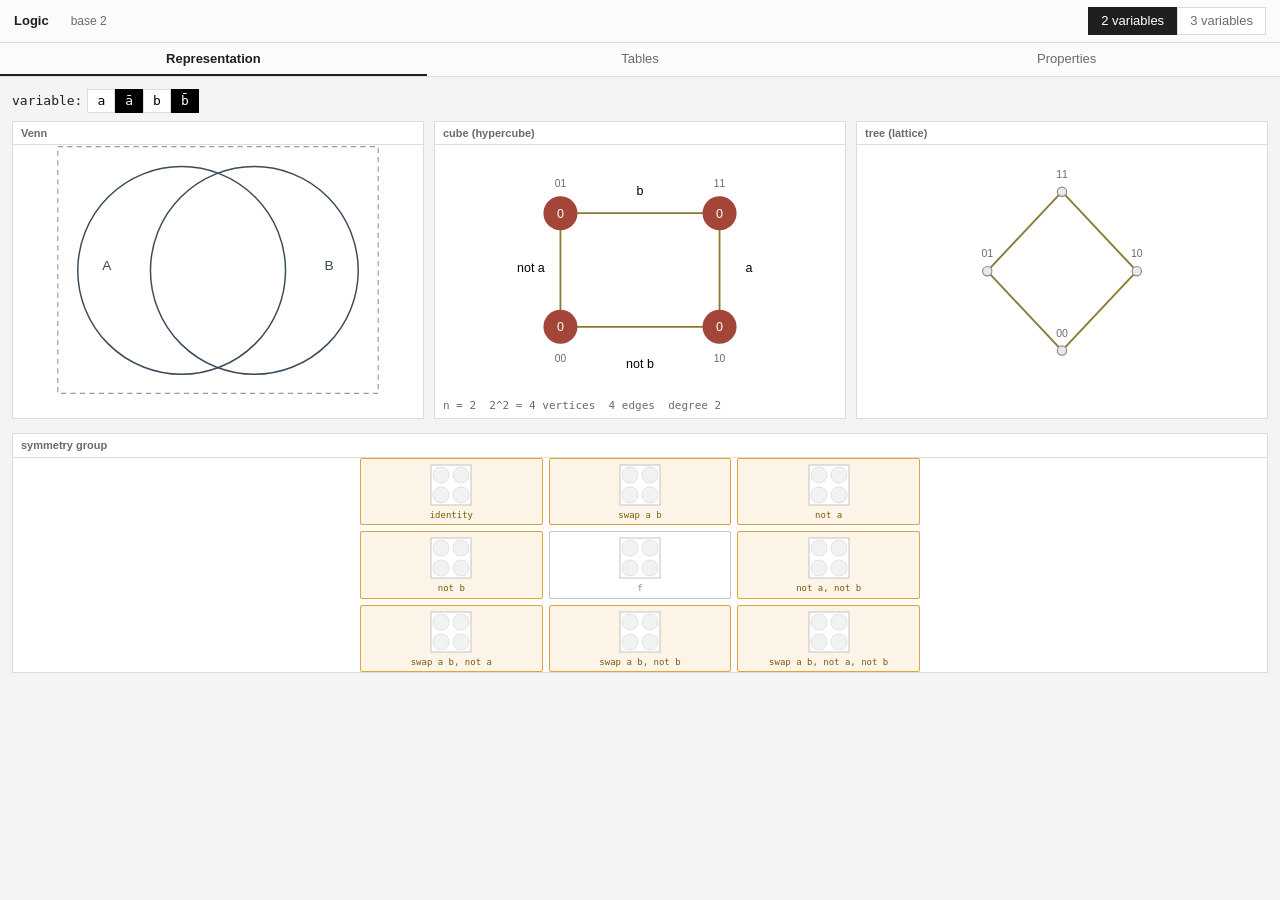
<file: index.html>
<!doctype html>
<html lang="en"><head><meta charset="utf-8">
<meta name="viewport" content="width=device-width, initial-scale=1">
<title>Logic</title>
<style>
:root{--ink:#1f1f1f;--muted:#6b6b6b;--line:#dcdcdc;--grid:#d6d6d6;
--hl:#e0a53a;--row:#f7e2b8;--band:#f0f0f0;--head:#efefef;--paper:#fff}
*{box-sizing:border-box}
body{margin:0;background:#f4f4f4;color:var(--ink);
font:13px/1.35 -apple-system,BlinkMacSystemFont,"Segoe UI",Roboto,Arial,sans-serif}
.topbar{display:flex;align-items:center;gap:22px;padding:7px 14px;
background:#fbfbfb;border-bottom:1px solid var(--line)}
.brand{font-weight:700}.sub{color:var(--muted);font-size:12px}
.vsel{display:flex;gap:0;margin-left:auto}
.vbtn{border:1px solid var(--line);background:#fff;padding:4px 12px;cursor:pointer;
font:inherit;color:var(--muted)}
.vbtn.active{background:var(--ink);color:#fff;border-color:var(--ink)}
.tabs,.subtabs{display:flex;background:#fbfbfb;border-bottom:1px solid var(--line)}
.tab,.subtab{flex:1;padding:7px 10px;background:none;border:0;
border-bottom:2px solid transparent;font:inherit;color:var(--muted);cursor:pointer}
.tab.active,.subtab.active{color:var(--ink);border-bottom-color:var(--ink);font-weight:600}
.subtabs{margin-bottom:8px}
.wrap{padding:12px}.card{background:var(--paper);border:1px solid var(--line);margin-bottom:10px}
.card>h2{margin:0;padding:4px 10px;font-size:12px;font-weight:600;color:var(--muted);
border-bottom:1px solid var(--line);background:#fcfcfc}
.card .body{padding:8px}
table.grid{width:100%;min-width:1180px;border-collapse:collapse;
font-family:"DejaVu Sans Mono",ui-monospace,monospace;font-size:11.5px}
table.grid th{background:var(--head);border:1px solid var(--grid);padding:2px 5px;
font-weight:600;white-space:nowrap;cursor:pointer;user-select:none}
table.grid th:hover{background:#e6e6e6}
table.grid td{border:1px solid var(--grid);padding:1px 5px;text-align:center;white-space:nowrap}
.neg{background:#000;color:#fff;padding:0 2px}
.pos{background:#fff;padding:0 2px}
tr.hot td{background:var(--row)!important}
tr.band td{background:var(--band)}
.hidden{display:none!important}
.tblwrap{overflow-x:auto;-webkit-overflow-scrolling:touch}
.mtx{display:inline-flex;align-items:center;gap:1px;vertical-align:middle;line-height:1;
font-style:normal}
.mtx .cells span{font-style:normal}
.mtx .cells{display:inline-grid;grid-template-columns:auto auto;gap:0 6px;
text-align:right;line-height:1.15}
.mtx .br{font-size:19px;line-height:1;transform:scaleY(1.35);display:inline-block}
.covwrap{display:flex;gap:14px;align-items:flex-start}
.covers{width:auto}.covers td,.covers th{min-width:30px}
.covers td.cov.on{background:#2f2f2f}
.legend{margin-top:6px;color:var(--muted);font-family:"DejaVu Sans Mono",monospace;font-size:10.5px}
.vbar{display:flex;gap:5px;align-items:center;margin-bottom:8px;
font-family:"DejaVu Sans Mono",monospace}
.vb{border:1px solid var(--line);background:#fff;padding:2px 9px;cursor:pointer;font:inherit}
.vb.negb{background:#000;color:#fff;border-color:#000}
.vb.on{background:var(--hl);color:#000;border-color:var(--hl)}
.panels{display:flex;gap:10px;align-items:stretch}
.panel{flex:1;background:#fff;border:1px solid var(--line)}
.panel>h3{margin:0;padding:4px 8px;font-size:11px;color:var(--muted);
border-bottom:1px solid var(--line)}
.facts{padding:4px 8px;font-size:11px;color:var(--muted);
font-family:"DejaVu Sans Mono",monospace}
.diag{width:100%;height:250px;display:block;cursor:pointer}
.atom{pointer-events:none}
.vc{fill:none;stroke:#3a4a5a;stroke-width:1.4;pointer-events:none}
.vl{fill:#3a4a5a;font-size:13px;text-anchor:middle;pointer-events:none}
.af{fill:transparent}
.panels2{display:flex;gap:14px;margin-top:14px}
.panels2 .panel{flex:1;min-width:0}
.ring2{fill:#fff;stroke:#c4c4c4;stroke-width:1}
.rball{fill:#e8e8e8;stroke:none}
.rbit{font:10px monospace;fill:#8a8a8a;text-anchor:middle}
.rlab{font:9px monospace;fill:#6b6b6b;text-anchor:middle}
.ring .node,.ring .rnode{cursor:pointer}
.symgrid{display:grid;grid-template-columns:repeat(3,1fr);gap:6px;
max-width:560px;margin:auto}
.scell{display:flex;flex-direction:column;align-items:center;gap:2px;
padding:3px;border:1px solid transparent;border-radius:2px}
.scell span{font:9px/1.25 monospace;color:#8a8a8a;text-align:center}
.scell.fixed{border-color:#e0a53a;background:rgba(224,165,58,.12)}
.scell.fixed span{color:#7a5a10}
.scell.centre{border-color:#c4c4c4}
.msq{width:46px;height:46px;display:block}
.symbox{display:flex;align-items:flex-start;gap:14px;padding:8px 2px}
.symnum{font:26px/1 monospace;color:#e0a53a;min-width:34px}
.symlabs{font:10px/1.7 monospace;color:#4a4a4a}
.psq{width:46px;height:46px;display:block;margin:auto}
.psqbox{fill:#fff;stroke:#c4c4c4;stroke-width:1}
.pball{stroke:#8a6a20;stroke-width:.8}
.pball.on{fill:#e0a53a}
.pball.off{fill:#f2f2f2;stroke:#dcdcdc}
.pcom{fill:#c0392b}
.fn{display:block;font-size:9px;color:#6b6b6b;margin-top:1px}
.uv{fill:none;stroke:#9a9a9a;stroke-width:1.1;stroke-dasharray:5 4}
.atom:hover .af{fill:rgba(224,165,58,.18)}
.ce{stroke:#8a7a30;stroke-width:1.6}
.cv1{fill:#2e7d4f}.cv0{fill:#a4453a}
.cvt{fill:#fff;font-size:11px;text-anchor:middle;pointer-events:none}
.cbl{fill:#6b6b6b;font-size:9px;text-anchor:middle;pointer-events:none}
.ring{fill:none;stroke:transparent;stroke-width:3}

.tn{fill:#e8e8e8;stroke:#8a8a8a}
.fl{font-size:11px;text-anchor:middle;pointer-events:none}
.fl .neg{background:#000;color:#fff}
.conbox{display:flex;gap:26px;flex-wrap:wrap}
.conbox label{display:block;margin:2px 0;cursor:pointer}
.verdict{margin-top:8px;font-size:12px}
@media (max-width:820px){
  .topbar{gap:12px;padding:8px 12px}
  .tabs,.subtabs{overflow-x:auto}
  .tab,.subtab{flex:0 0 auto;white-space:nowrap;padding:9px 14px;font-size:13px}
  .wrap{padding:8px}.panels{flex-direction:column}.diag{height:210px}
  .covwrap{flex-direction:column;gap:10px}.covers{width:100%}
  .covers td,.covers th{min-width:26px}
  table.grid{font-size:12px;min-width:1120px}
  table.grid th,table.grid td{padding:3px 6px}
  .conbox{gap:14px;flex-direction:column}.vb{padding:6px 14px}}
@media (max-width:420px){.brand{font-size:14px}.sub{font-size:11px}.diag{height:180px}}
</style></head>
<body>
<div class="topbar"><span class="brand">Logic</span>
<span class="sub">base 2</span>
<span class="vsel"><button class="vbtn active" data-n="2">2 variables</button>
<button class="vbtn" data-n="3">3 variables</button></span></div>
<div class="tabs" id="tabs">
<button class="tab active" data-t="rep">Representation</button>
<button class="tab" data-t="tables">Tables</button>
<button class="tab" data-t="props">Properties</button>
</div>

<div class="page wrap" id="p-rep">
<div class="vbar"><span>variable:</span>
<span id="vbar2"><button class="vb" data-k="0" data-lit="1">a</button><button class="vb negb" data-k="0" data-lit="0">ā</button><button class="vb" data-k="1" data-lit="1">b</button><button class="vb negb" data-k="1" data-lit="0">b̄</button></span><span id="vbar3" class="hidden"><button class="vb" data-k="0" data-lit="1">a</button><button class="vb negb" data-k="0" data-lit="0">ā</button><button class="vb" data-k="1" data-lit="1">b</button><button class="vb negb" data-k="1" data-lit="0">b̄</button><button class="vb" data-k="2" data-lit="1">c</button><button class="vb negb" data-k="2" data-lit="0">c̄</button></span></div>
<div id="pan2" class="panels"><div class="panel"><h3>Venn</h3><svg viewBox='0 0 308 238' class='diag venn' data-geo='{"w": 308, "h": 238, "c": [[119.38461538461539, 119.38461538461542, 98.9010989010989], [188.6153846153846, 119.38461538461542, 98.9010989010989]]}'><defs><clipPath id="v2c0" clipPathUnits="userSpaceOnUse"><path d="M20.48,119.38 a98.90,98.90 0 1,0 197.80,0 a98.90,98.90 0 1,0 -197.80,0 Z"/></clipPath><clipPath id="v2n0" clipPathUnits="userSpaceOnUse"><path clip-rule="evenodd" d="M0,0 H308 V238 H0 Z M20.48,119.38 a98.90,98.90 0 1,0 197.80,0 a98.90,98.90 0 1,0 -197.80,0 Z"/></clipPath><clipPath id="v2c1" clipPathUnits="userSpaceOnUse"><path d="M89.71,119.38 a98.90,98.90 0 1,0 197.80,0 a98.90,98.90 0 1,0 -197.80,0 Z"/></clipPath><clipPath id="v2n1" clipPathUnits="userSpaceOnUse"><path clip-rule="evenodd" d="M0,0 H308 V238 H0 Z M89.71,119.38 a98.90,98.90 0 1,0 197.80,0 a98.90,98.90 0 1,0 -197.80,0 Z"/></clipPath></defs><g class="atom" data-m="0"><g clip-path="url(#v2n0)"><g clip-path="url(#v2n1)"><rect class="af" x="0" y="0" width="308" height="238"/></g></g></g><g class="atom" data-m="1"><g clip-path="url(#v2c0)"><g clip-path="url(#v2n1)"><rect class="af" x="0" y="0" width="308" height="238"/></g></g></g><g class="atom" data-m="2"><g clip-path="url(#v2n0)"><g clip-path="url(#v2c1)"><rect class="af" x="0" y="0" width="308" height="238"/></g></g></g><g class="atom" data-m="3"><g clip-path="url(#v2c0)"><g clip-path="url(#v2c1)"><rect class="af" x="0" y="0" width="308" height="238"/></g></g></g><rect class="uv" x="1.5" y="1.5" width="305" height="235"/><circle cx="119.4" cy="119.4" r="98.9" class="vc"/><circle cx="188.6" cy="119.4" r="98.9" class="vc"/><text x="48.2" y="119.4" class="vl">A</text><text x="259.8" y="119.4" class="vl">B</text></svg></div><div class="panel"><h3>cube (hypercube)</h3><svg viewBox="0 0 260 220" class="diag cube"><line x1="60" y1="160" x2="60" y2="60" class="ce"/><line x1="60" y1="160" x2="200" y2="160" class="ce"/><line x1="60" y1="60" x2="200" y2="60" class="ce"/><line x1="200" y1="160" x2="200" y2="60" class="ce"/><text x="130" y="44" class="fl">b</text><text x="130" y="196" class="fl">not b</text><text x="34" y="112" class="fl">not a</text><text x="226" y="112" class="fl">a</text><g class="node" data-i="0"><circle cx="60" cy="160" r="19" class="ring"/><circle cx="60" cy="160" r="15" class="cv0"/><text x="60" y="164" class="cvt">0</text><text x="60" y="191" class="cbl">00</text></g><g class="node" data-i="1"><circle cx="60" cy="60" r="19" class="ring"/><circle cx="60" cy="60" r="15" class="cv0"/><text x="60" y="64" class="cvt">0</text><text x="60" y="37" class="cbl">01</text></g><g class="node" data-i="2"><circle cx="200" cy="160" r="19" class="ring"/><circle cx="200" cy="160" r="15" class="cv0"/><text x="200" y="164" class="cvt">0</text><text x="200" y="191" class="cbl">10</text></g><g class="node" data-i="3"><circle cx="200" cy="60" r="19" class="ring"/><circle cx="200" cy="60" r="15" class="cv0"/><text x="200" y="64" class="cvt">0</text><text x="200" y="37" class="cbl">11</text></g></svg><div class="facts">n = 2&nbsp;&nbsp;2^2 = 4 vertices&nbsp;&nbsp;4 edges&nbsp;&nbsp;degree 2</div></div><div class="panel"><h3>tree (lattice)</h3><svg viewBox="0 0 260 214" class="diag tree"><line x1="130" y1="40" x2="66" y2="108" class="ce"/><line x1="130" y1="40" x2="194" y2="108" class="ce"/><line x1="66" y1="108" x2="130" y2="176" class="ce"/><line x1="194" y1="108" x2="130" y2="176" class="ce"/><g class="node" data-i="3"><circle cx="130" cy="40" r="9" class="ring"/><circle cx="130" cy="40" r="4" class="tn"/><text x="130" y="28" class="cbl">11</text></g><g class="node" data-i="1"><circle cx="66" cy="108" r="9" class="ring"/><circle cx="66" cy="108" r="4" class="tn"/><text x="66" y="96" class="cbl">01</text></g><g class="node" data-i="2"><circle cx="194" cy="108" r="9" class="ring"/><circle cx="194" cy="108" r="4" class="tn"/><text x="194" y="96" class="cbl">10</text></g><g class="node" data-i="0"><circle cx="130" cy="176" r="9" class="ring"/><circle cx="130" cy="176" r="4" class="tn"/><text x="130" y="164" class="cbl">00</text></g></svg></div></div>
<div id="pan2b" class="panels2"><div class="panel"><h3>symmetry group</h3><div class="symgrid" data-f="0"><div class="scell fixed" data-sw="0" data-na="0" data-nb="0"><svg viewBox="0 0 46 46" class="msq"><rect x="3.0" y="3.0" width="40.0" height="40.0" class="psqbox"/><circle cx="13.0" cy="33.0" r="8.0" data-m="0" class="pball off"/><circle cx="13.0" cy="13.0" r="8.0" data-m="1" class="pball off"/><circle cx="33.0" cy="13.0" r="8.0" data-m="3" class="pball off"/><circle cx="33.0" cy="33.0" r="8.0" data-m="2" class="pball off"/></svg><span>identity</span></div><div class="scell fixed" data-sw="1" data-na="0" data-nb="0"><svg viewBox="0 0 46 46" class="msq"><rect x="3.0" y="3.0" width="40.0" height="40.0" class="psqbox"/><circle cx="13.0" cy="33.0" r="8.0" data-m="0" class="pball off"/><circle cx="13.0" cy="13.0" r="8.0" data-m="1" class="pball off"/><circle cx="33.0" cy="13.0" r="8.0" data-m="3" class="pball off"/><circle cx="33.0" cy="33.0" r="8.0" data-m="2" class="pball off"/></svg><span>swap a b</span></div><div class="scell fixed" data-sw="0" data-na="1" data-nb="0"><svg viewBox="0 0 46 46" class="msq"><rect x="3.0" y="3.0" width="40.0" height="40.0" class="psqbox"/><circle cx="13.0" cy="33.0" r="8.0" data-m="0" class="pball off"/><circle cx="13.0" cy="13.0" r="8.0" data-m="1" class="pball off"/><circle cx="33.0" cy="13.0" r="8.0" data-m="3" class="pball off"/><circle cx="33.0" cy="33.0" r="8.0" data-m="2" class="pball off"/></svg><span>not a</span></div><div class="scell fixed" data-sw="0" data-na="0" data-nb="1"><svg viewBox="0 0 46 46" class="msq"><rect x="3.0" y="3.0" width="40.0" height="40.0" class="psqbox"/><circle cx="13.0" cy="33.0" r="8.0" data-m="0" class="pball off"/><circle cx="13.0" cy="13.0" r="8.0" data-m="1" class="pball off"/><circle cx="33.0" cy="13.0" r="8.0" data-m="3" class="pball off"/><circle cx="33.0" cy="33.0" r="8.0" data-m="2" class="pball off"/></svg><span>not b</span></div><div class="scell centre"><svg viewBox="0 0 46 46" class="msq"><rect x="3.0" y="3.0" width="40.0" height="40.0" class="psqbox"/><circle cx="13.0" cy="33.0" r="8.0" data-m="0" class="pball off"/><circle cx="13.0" cy="13.0" r="8.0" data-m="1" class="pball off"/><circle cx="33.0" cy="13.0" r="8.0" data-m="3" class="pball off"/><circle cx="33.0" cy="33.0" r="8.0" data-m="2" class="pball off"/></svg><span>f</span></div><div class="scell fixed" data-sw="0" data-na="1" data-nb="1"><svg viewBox="0 0 46 46" class="msq"><rect x="3.0" y="3.0" width="40.0" height="40.0" class="psqbox"/><circle cx="13.0" cy="33.0" r="8.0" data-m="0" class="pball off"/><circle cx="13.0" cy="13.0" r="8.0" data-m="1" class="pball off"/><circle cx="33.0" cy="13.0" r="8.0" data-m="3" class="pball off"/><circle cx="33.0" cy="33.0" r="8.0" data-m="2" class="pball off"/></svg><span>not a, not b</span></div><div class="scell fixed" data-sw="1" data-na="1" data-nb="0"><svg viewBox="0 0 46 46" class="msq"><rect x="3.0" y="3.0" width="40.0" height="40.0" class="psqbox"/><circle cx="13.0" cy="33.0" r="8.0" data-m="0" class="pball off"/><circle cx="13.0" cy="13.0" r="8.0" data-m="1" class="pball off"/><circle cx="33.0" cy="13.0" r="8.0" data-m="3" class="pball off"/><circle cx="33.0" cy="33.0" r="8.0" data-m="2" class="pball off"/></svg><span>swap a b, not a</span></div><div class="scell fixed" data-sw="1" data-na="0" data-nb="1"><svg viewBox="0 0 46 46" class="msq"><rect x="3.0" y="3.0" width="40.0" height="40.0" class="psqbox"/><circle cx="13.0" cy="33.0" r="8.0" data-m="0" class="pball off"/><circle cx="13.0" cy="13.0" r="8.0" data-m="1" class="pball off"/><circle cx="33.0" cy="13.0" r="8.0" data-m="3" class="pball off"/><circle cx="33.0" cy="33.0" r="8.0" data-m="2" class="pball off"/></svg><span>swap a b, not b</span></div><div class="scell fixed" data-sw="1" data-na="1" data-nb="1"><svg viewBox="0 0 46 46" class="msq"><rect x="3.0" y="3.0" width="40.0" height="40.0" class="psqbox"/><circle cx="13.0" cy="33.0" r="8.0" data-m="0" class="pball off"/><circle cx="13.0" cy="13.0" r="8.0" data-m="1" class="pball off"/><circle cx="33.0" cy="13.0" r="8.0" data-m="3" class="pball off"/><circle cx="33.0" cy="33.0" r="8.0" data-m="2" class="pball off"/></svg><span>swap a b, not a, not b</span></div></div></div></div>
<div id="pan3" class="panels hidden"><div class="panel"><h3>Venn</h3><svg viewBox='0 0 308 296' class='diag venn' data-geo='{"w": 308, "h": 296, "c": [[154.0, 111.45776000203983, 92.10665143031986], [111.45776000203983, 185.14308114629574, 92.10665143031986], [196.54223999796014, 185.14308114629574, 92.10665143031986]]}'><defs><clipPath id="v3c0" clipPathUnits="userSpaceOnUse"><path d="M61.89,111.46 a92.11,92.11 0 1,0 184.21,0 a92.11,92.11 0 1,0 -184.21,0 Z"/></clipPath><clipPath id="v3n0" clipPathUnits="userSpaceOnUse"><path clip-rule="evenodd" d="M0,0 H308 V296 H0 Z M61.89,111.46 a92.11,92.11 0 1,0 184.21,0 a92.11,92.11 0 1,0 -184.21,0 Z"/></clipPath><clipPath id="v3c1" clipPathUnits="userSpaceOnUse"><path d="M19.35,185.14 a92.11,92.11 0 1,0 184.21,0 a92.11,92.11 0 1,0 -184.21,0 Z"/></clipPath><clipPath id="v3n1" clipPathUnits="userSpaceOnUse"><path clip-rule="evenodd" d="M0,0 H308 V296 H0 Z M19.35,185.14 a92.11,92.11 0 1,0 184.21,0 a92.11,92.11 0 1,0 -184.21,0 Z"/></clipPath><clipPath id="v3c2" clipPathUnits="userSpaceOnUse"><path d="M104.44,185.14 a92.11,92.11 0 1,0 184.21,0 a92.11,92.11 0 1,0 -184.21,0 Z"/></clipPath><clipPath id="v3n2" clipPathUnits="userSpaceOnUse"><path clip-rule="evenodd" d="M0,0 H308 V296 H0 Z M104.44,185.14 a92.11,92.11 0 1,0 184.21,0 a92.11,92.11 0 1,0 -184.21,0 Z"/></clipPath></defs><g class="atom" data-m="0"><g clip-path="url(#v3n0)"><g clip-path="url(#v3n1)"><g clip-path="url(#v3n2)"><rect class="af" x="0" y="0" width="308" height="296"/></g></g></g></g><g class="atom" data-m="1"><g clip-path="url(#v3c0)"><g clip-path="url(#v3n1)"><g clip-path="url(#v3n2)"><rect class="af" x="0" y="0" width="308" height="296"/></g></g></g></g><g class="atom" data-m="2"><g clip-path="url(#v3n0)"><g clip-path="url(#v3c1)"><g clip-path="url(#v3n2)"><rect class="af" x="0" y="0" width="308" height="296"/></g></g></g></g><g class="atom" data-m="3"><g clip-path="url(#v3c0)"><g clip-path="url(#v3c1)"><g clip-path="url(#v3n2)"><rect class="af" x="0" y="0" width="308" height="296"/></g></g></g></g><g class="atom" data-m="4"><g clip-path="url(#v3n0)"><g clip-path="url(#v3n1)"><g clip-path="url(#v3c2)"><rect class="af" x="0" y="0" width="308" height="296"/></g></g></g></g><g class="atom" data-m="5"><g clip-path="url(#v3c0)"><g clip-path="url(#v3n1)"><g clip-path="url(#v3c2)"><rect class="af" x="0" y="0" width="308" height="296"/></g></g></g></g><g class="atom" data-m="6"><g clip-path="url(#v3n0)"><g clip-path="url(#v3c1)"><g clip-path="url(#v3c2)"><rect class="af" x="0" y="0" width="308" height="296"/></g></g></g></g><g class="atom" data-m="7"><g clip-path="url(#v3c0)"><g clip-path="url(#v3c1)"><g clip-path="url(#v3c2)"><rect class="af" x="0" y="0" width="308" height="296"/></g></g></g></g><rect class="uv" x="1.5" y="1.5" width="305" height="293"/><circle cx="154.0" cy="111.5" r="92.1" class="vc"/><circle cx="111.5" cy="185.1" r="92.1" class="vc"/><circle cx="196.5" cy="185.1" r="92.1" class="vc"/><text x="154.0" y="45.1" class="vl">A</text><text x="54.0" y="218.3" class="vl">B</text><text x="254.0" y="218.3" class="vl">C</text></svg></div><div class="panel"><h3>cube (hypercube)</h3><svg viewBox="0 0 290 240" class="diag cube"><line x1="60" y1="178" x2="60" y2="92" class="ce"/><line x1="60" y1="178" x2="172" y2="178" class="ce"/><line x1="60" y1="92" x2="172" y2="92" class="ce"/><line x1="172" y1="178" x2="172" y2="92" class="ce"/><line x1="104" y1="146" x2="104" y2="60" class="ce"/><line x1="104" y1="146" x2="216" y2="146" class="ce"/><line x1="104" y1="60" x2="216" y2="60" class="ce"/><line x1="216" y1="146" x2="216" y2="60" class="ce"/><line x1="60" y1="178" x2="104" y2="146" class="ce"/><line x1="60" y1="92" x2="104" y2="60" class="ce"/><line x1="172" y1="178" x2="216" y2="146" class="ce"/><line x1="172" y1="92" x2="216" y2="60" class="ce"/><text x="262" y="118" class="fl">b</text><text x="22" y="118" class="fl">not b</text><text x="96" y="118" class="fl">a</text><text x="150" y="200" class="fl">not a</text><text x="150" y="92" class="fl">c</text><text x="150" y="140" class="fl">not c</text><g class="node" data-i="0"><circle cx="60" cy="178" r="13" class="ring"/><circle cx="60" cy="178" r="9" class="cv0"/><text x="60" y="182" class="cvt">0</text><text x="60" y="203" class="cbl">000</text></g><g class="node" data-i="1"><circle cx="60" cy="92" r="13" class="ring"/><circle cx="60" cy="92" r="9" class="cv0"/><text x="60" y="96" class="cvt">0</text><text x="60" y="75" class="cbl">001</text></g><g class="node" data-i="2"><circle cx="172" cy="178" r="13" class="ring"/><circle cx="172" cy="178" r="9" class="cv0"/><text x="172" y="182" class="cvt">0</text><text x="172" y="203" class="cbl">010</text></g><g class="node" data-i="3"><circle cx="172" cy="92" r="13" class="ring"/><circle cx="172" cy="92" r="9" class="cv0"/><text x="172" y="96" class="cvt">0</text><text x="172" y="75" class="cbl">011</text></g><g class="node" data-i="4"><circle cx="104" cy="146" r="13" class="ring"/><circle cx="104" cy="146" r="9" class="cv0"/><text x="104" y="150" class="cvt">0</text><text x="104" y="171" class="cbl">100</text></g><g class="node" data-i="5"><circle cx="104" cy="60" r="13" class="ring"/><circle cx="104" cy="60" r="9" class="cv0"/><text x="104" y="64" class="cvt">0</text><text x="104" y="43" class="cbl">101</text></g><g class="node" data-i="6"><circle cx="216" cy="146" r="13" class="ring"/><circle cx="216" cy="146" r="9" class="cv0"/><text x="216" y="150" class="cvt">0</text><text x="216" y="171" class="cbl">110</text></g><g class="node" data-i="7"><circle cx="216" cy="60" r="13" class="ring"/><circle cx="216" cy="60" r="9" class="cv0"/><text x="216" y="64" class="cvt">0</text><text x="216" y="43" class="cbl">111</text></g></svg><div class="facts">n = 3&nbsp;&nbsp;2^3 = 8 vertices&nbsp;&nbsp;12 edges&nbsp;&nbsp;degree 3</div></div><div class="panel"><h3>tree (lattice)</h3><svg viewBox="0 0 300 250" class="diag tree"><line x1="150" y1="34" x2="75" y2="96" class="ce"/><line x1="150" y1="34" x2="150" y2="96" class="ce"/><line x1="150" y1="34" x2="225" y2="96" class="ce"/><line x1="75" y1="96" x2="75" y2="158" class="ce"/><line x1="75" y1="96" x2="150" y2="158" class="ce"/><line x1="150" y1="96" x2="75" y2="158" class="ce"/><line x1="150" y1="96" x2="225" y2="158" class="ce"/><line x1="225" y1="96" x2="150" y2="158" class="ce"/><line x1="225" y1="96" x2="225" y2="158" class="ce"/><line x1="75" y1="158" x2="150" y2="216" class="ce"/><line x1="150" y1="158" x2="150" y2="216" class="ce"/><line x1="225" y1="158" x2="150" y2="216" class="ce"/><g class="node" data-i="7"><circle cx="150" cy="34" r="9" class="ring"/><circle cx="150" cy="34" r="4" class="tn"/><text x="150" y="22" class="cbl">111</text></g><g class="node" data-i="3"><circle cx="75" cy="96" r="9" class="ring"/><circle cx="75" cy="96" r="4" class="tn"/><text x="75" y="84" class="cbl">011</text></g><g class="node" data-i="5"><circle cx="150" cy="96" r="9" class="ring"/><circle cx="150" cy="96" r="4" class="tn"/><text x="150" y="84" class="cbl">101</text></g><g class="node" data-i="6"><circle cx="225" cy="96" r="9" class="ring"/><circle cx="225" cy="96" r="4" class="tn"/><text x="225" y="84" class="cbl">110</text></g><g class="node" data-i="1"><circle cx="75" cy="158" r="9" class="ring"/><circle cx="75" cy="158" r="4" class="tn"/><text x="75" y="146" class="cbl">001</text></g><g class="node" data-i="2"><circle cx="150" cy="158" r="9" class="ring"/><circle cx="150" cy="158" r="4" class="tn"/><text x="150" y="146" class="cbl">010</text></g><g class="node" data-i="4"><circle cx="225" cy="158" r="9" class="ring"/><circle cx="225" cy="158" r="4" class="tn"/><text x="225" y="146" class="cbl">100</text></g><g class="node" data-i="0"><circle cx="150" cy="216" r="9" class="ring"/><circle cx="150" cy="216" r="4" class="tn"/><text x="150" y="204" class="cbl">000</text></g></svg></div></div>
<div id="pan3b" class="panels2 hidden"><div class="panel"><h3>symmetry group</h3><div class="symgrid" data-f="0"><div class="scell fixed" data-sw="0" data-na="0" data-nb="0"><svg viewBox="0 0 46 46" class="msq"><rect x="3.0" y="3.0" width="40.0" height="40.0" class="psqbox"/><circle cx="13.0" cy="33.0" r="8.0" data-m="0" class="pball off"/><circle cx="13.0" cy="13.0" r="8.0" data-m="1" class="pball off"/><circle cx="33.0" cy="13.0" r="8.0" data-m="3" class="pball off"/><circle cx="33.0" cy="33.0" r="8.0" data-m="2" class="pball off"/></svg><span>identity</span></div><div class="scell fixed" data-sw="1" data-na="0" data-nb="0"><svg viewBox="0 0 46 46" class="msq"><rect x="3.0" y="3.0" width="40.0" height="40.0" class="psqbox"/><circle cx="13.0" cy="33.0" r="8.0" data-m="0" class="pball off"/><circle cx="13.0" cy="13.0" r="8.0" data-m="1" class="pball off"/><circle cx="33.0" cy="13.0" r="8.0" data-m="3" class="pball off"/><circle cx="33.0" cy="33.0" r="8.0" data-m="2" class="pball off"/></svg><span>swap a b</span></div><div class="scell fixed" data-sw="0" data-na="1" data-nb="0"><svg viewBox="0 0 46 46" class="msq"><rect x="3.0" y="3.0" width="40.0" height="40.0" class="psqbox"/><circle cx="13.0" cy="33.0" r="8.0" data-m="0" class="pball off"/><circle cx="13.0" cy="13.0" r="8.0" data-m="1" class="pball off"/><circle cx="33.0" cy="13.0" r="8.0" data-m="3" class="pball off"/><circle cx="33.0" cy="33.0" r="8.0" data-m="2" class="pball off"/></svg><span>not a</span></div><div class="scell fixed" data-sw="0" data-na="0" data-nb="1"><svg viewBox="0 0 46 46" class="msq"><rect x="3.0" y="3.0" width="40.0" height="40.0" class="psqbox"/><circle cx="13.0" cy="33.0" r="8.0" data-m="0" class="pball off"/><circle cx="13.0" cy="13.0" r="8.0" data-m="1" class="pball off"/><circle cx="33.0" cy="13.0" r="8.0" data-m="3" class="pball off"/><circle cx="33.0" cy="33.0" r="8.0" data-m="2" class="pball off"/></svg><span>not b</span></div><div class="scell centre"><svg viewBox="0 0 46 46" class="msq"><rect x="3.0" y="3.0" width="40.0" height="40.0" class="psqbox"/><circle cx="13.0" cy="33.0" r="8.0" data-m="0" class="pball off"/><circle cx="13.0" cy="13.0" r="8.0" data-m="1" class="pball off"/><circle cx="33.0" cy="13.0" r="8.0" data-m="3" class="pball off"/><circle cx="33.0" cy="33.0" r="8.0" data-m="2" class="pball off"/></svg><span>f</span></div><div class="scell fixed" data-sw="0" data-na="1" data-nb="1"><svg viewBox="0 0 46 46" class="msq"><rect x="3.0" y="3.0" width="40.0" height="40.0" class="psqbox"/><circle cx="13.0" cy="33.0" r="8.0" data-m="0" class="pball off"/><circle cx="13.0" cy="13.0" r="8.0" data-m="1" class="pball off"/><circle cx="33.0" cy="13.0" r="8.0" data-m="3" class="pball off"/><circle cx="33.0" cy="33.0" r="8.0" data-m="2" class="pball off"/></svg><span>not a, not b</span></div><div class="scell fixed" data-sw="1" data-na="1" data-nb="0"><svg viewBox="0 0 46 46" class="msq"><rect x="3.0" y="3.0" width="40.0" height="40.0" class="psqbox"/><circle cx="13.0" cy="33.0" r="8.0" data-m="0" class="pball off"/><circle cx="13.0" cy="13.0" r="8.0" data-m="1" class="pball off"/><circle cx="33.0" cy="13.0" r="8.0" data-m="3" class="pball off"/><circle cx="33.0" cy="33.0" r="8.0" data-m="2" class="pball off"/></svg><span>swap a b, not a</span></div><div class="scell fixed" data-sw="1" data-na="0" data-nb="1"><svg viewBox="0 0 46 46" class="msq"><rect x="3.0" y="3.0" width="40.0" height="40.0" class="psqbox"/><circle cx="13.0" cy="33.0" r="8.0" data-m="0" class="pball off"/><circle cx="13.0" cy="13.0" r="8.0" data-m="1" class="pball off"/><circle cx="33.0" cy="13.0" r="8.0" data-m="3" class="pball off"/><circle cx="33.0" cy="33.0" r="8.0" data-m="2" class="pball off"/></svg><span>swap a b, not b</span></div><div class="scell fixed" data-sw="1" data-na="1" data-nb="1"><svg viewBox="0 0 46 46" class="msq"><rect x="3.0" y="3.0" width="40.0" height="40.0" class="psqbox"/><circle cx="13.0" cy="33.0" r="8.0" data-m="0" class="pball off"/><circle cx="13.0" cy="13.0" r="8.0" data-m="1" class="pball off"/><circle cx="33.0" cy="13.0" r="8.0" data-m="3" class="pball off"/><circle cx="33.0" cy="33.0" r="8.0" data-m="2" class="pball off"/></svg><span>swap a b, not a, not b</span></div></div></div></div>
</div>

<div class="page wrap hidden" id="p-tables">
<div class="subtabs" id="subtabs">
<button class="subtab active" data-s="reps">representations</button>
<button class="subtab" data-s="matrix">matrix</button>
<button class="subtab" data-s="uni">universal</button>
<button class="subtab" data-s="phys">physics</button>
</div>
<div id="s-reps"><div class="card"><h2>the 16 functions&nbsp;&nbsp;(two variables)</h2>
<div class="body"><div class="tblwrap"><table class="grid " data-sortable="1"><thead><tr><th>#</th><th>symbol</th><th>expression</th><th>matrix</th><th>det</th><th>trace</th><th>eigen</th><th>rank</th><th>code</th><th>SOP</th><th>ANF</th><th>Walsh</th><th>set</th><th>NPN</th></tr></thead><tbody><tr><td>0</td><td>⊥</td><td>0<span class="fn">(FALSE)</span></td><td><span class="mtx"><span class="br">[</span><span class="cells"><span>0</span><span>0</span><span>0</span><span>0</span></span><span class="br">]</span></span></td><td>0</td><td>0</td><td>0, 0</td><td>0</td><td>0000</td><td>0</td><td>0</td><td>+4 +0 +0 +0</td><td>∅</td><td>constant</td></tr><tr><td>1</td><td>∧</td><td>a ∧ b<span class="fn">(AND)</span></td><td><span class="mtx"><span class="br">[</span><span class="cells"><span>0</span><span>1</span><span>0</span><span>0</span></span><span class="br">]</span></span></td><td>0</td><td>0</td><td>0, 0</td><td>1</td><td>0001</td><td>A ∧ B</td><td>ab</td><td>+2 +2 +2 -2</td><td>A ∩ B</td><td>AND / NAND</td></tr><tr><td>2</td><td>a ∧ not b</td><td>a ∧ not b</td><td><span class="mtx"><span class="br">[</span><span class="cells"><span>0</span><span>0</span><span>0</span><span>1</span></span><span class="br">]</span></span></td><td>0</td><td>1</td><td>1, 0</td><td>1</td><td>0010</td><td>A ∧ not B</td><td>a ⊕ ab</td><td>+2 -2 +2 +2</td><td>A − B</td><td>AND / NAND</td></tr><tr><td>3</td><td>a</td><td>a</td><td><span class="mtx"><span class="br">[</span><span class="cells"><span>0</span><span>1</span><span>0</span><span>1</span></span><span class="br">]</span></span></td><td>0</td><td>1</td><td>1, 0</td><td>1</td><td>0011</td><td>A ∧ not B ∨ A ∧ B</td><td>a</td><td>+0 +0 +4 +0</td><td>A</td><td>projection</td></tr><tr><td>4</td><td>not a ∧ b</td><td>not a ∧ b</td><td><span class="mtx"><span class="br">[</span><span class="cells"><span>1</span><span>0</span><span>0</span><span>0</span></span><span class="br">]</span></span></td><td>0</td><td>1</td><td>1, 0</td><td>1</td><td>0100</td><td>not A ∧ B</td><td>b ⊕ ab</td><td>+2 +2 -2 +2</td><td>B − A</td><td>AND / NAND</td></tr><tr><td>5</td><td>b</td><td>b</td><td><span class="mtx"><span class="br">[</span><span class="cells"><span>1</span><span>1</span><span>0</span><span>0</span></span><span class="br">]</span></span></td><td>0</td><td>1</td><td>1, 0</td><td>1</td><td>0101</td><td>not A ∧ B ∨ A ∧ B</td><td>b</td><td>+0 +4 +0 +0</td><td>B</td><td>projection</td></tr><tr><td>6</td><td>⊕</td><td>(a ∧ not b) ∨ (not a ∧ b)<span class="fn">(XOR)</span></td><td><span class="mtx"><span class="br">[</span><span class="cells"><span>1</span><span>0</span><span>0</span><span>1</span></span><span class="br">]</span></span></td><td>1</td><td>2</td><td>1, 1</td><td>2</td><td>0110</td><td>not A ∧ B ∨ A ∧ not B</td><td>a ⊕ b</td><td>+0 +0 +0 +4</td><td>A △ B</td><td>XOR / XNOR</td></tr><tr><td>7</td><td>∨</td><td>a ∨ b<span class="fn">(OR)</span></td><td><span class="mtx"><span class="br">[</span><span class="cells"><span>1</span><span>1</span><span>0</span><span>1</span></span><span class="br">]</span></span></td><td>1</td><td>2</td><td>1, 1</td><td>2</td><td>0111</td><td>not A ∧ B ∨ A ∧ not B ∨ A ∧ B</td><td>a ⊕ b ⊕ ab</td><td>-2 +2 +2 +2</td><td>A ∪ B</td><td>AND / NAND</td></tr><tr><td>8</td><td>↓</td><td>not a ∧ not b<span class="fn">(NOR)</span></td><td><span class="mtx"><span class="br">[</span><span class="cells"><span>0</span><span>0</span><span>1</span><span>0</span></span><span class="br">]</span></span></td><td>0</td><td>0</td><td>0, 0</td><td>1</td><td>1000</td><td>not A ∧ not B</td><td>1 ⊕ a ⊕ b ⊕ ab</td><td>+2 -2 -2 -2</td><td>not A ∩ not B</td><td>AND / NAND</td></tr><tr><td>9</td><td>⊙</td><td>(a ∧ b) ∨ (not a ∧ not b)<span class="fn">(XNOR)</span></td><td><span class="mtx"><span class="br">[</span><span class="cells"><span>0</span><span>1</span><span>1</span><span>0</span></span><span class="br">]</span></span></td><td>-1</td><td>0</td><td>1, -1</td><td>2</td><td>1001</td><td>not A ∧ not B ∨ A ∧ B</td><td>1 ⊕ a ⊕ b</td><td>+0 +0 +0 -4</td><td>(A ∩ B) ∪ (not A ∩ not B)</td><td>XOR / XNOR</td></tr><tr><td>10</td><td>not b</td><td>not b</td><td><span class="mtx"><span class="br">[</span><span class="cells"><span>0</span><span>0</span><span>1</span><span>1</span></span><span class="br">]</span></span></td><td>0</td><td>1</td><td>1, 0</td><td>1</td><td>1010</td><td>not A ∧ not B ∨ A ∧ not B</td><td>1 ⊕ b</td><td>+0 -4 +0 +0</td><td>not B</td><td>projection</td></tr><tr><td>11</td><td>a ∨ not b</td><td>a ∨ not b</td><td><span class="mtx"><span class="br">[</span><span class="cells"><span>0</span><span>1</span><span>1</span><span>1</span></span><span class="br">]</span></span></td><td>-1</td><td>1</td><td>(1+√5)/2, (1−√5)/2</td><td>2</td><td>1011</td><td>not A ∧ not B ∨ A ∧ not B ∨ A ∧ B</td><td>1 ⊕ b ⊕ ab</td><td>-2 -2 +2 -2</td><td>A ∪ not B</td><td>AND / NAND</td></tr><tr><td>12</td><td>not a</td><td>not a</td><td><span class="mtx"><span class="br">[</span><span class="cells"><span>1</span><span>0</span><span>1</span><span>0</span></span><span class="br">]</span></span></td><td>0</td><td>1</td><td>1, 0</td><td>1</td><td>1100</td><td>not A ∧ not B ∨ not A ∧ B</td><td>1 ⊕ a</td><td>+0 +0 -4 +0</td><td>not A</td><td>projection</td></tr><tr><td>13</td><td>not a ∨ b</td><td>not a ∨ b</td><td><span class="mtx"><span class="br">[</span><span class="cells"><span>1</span><span>1</span><span>1</span><span>0</span></span><span class="br">]</span></span></td><td>-1</td><td>1</td><td>(1+√5)/2, (1−√5)/2</td><td>2</td><td>1101</td><td>not A ∧ not B ∨ not A ∧ B ∨ A ∧ B</td><td>1 ⊕ a ⊕ ab</td><td>-2 +2 -2 -2</td><td>not A ∪ B</td><td>AND / NAND</td></tr><tr><td>14</td><td>↑</td><td>not a ∨ not b<span class="fn">(NAND)</span></td><td><span class="mtx"><span class="br">[</span><span class="cells"><span>1</span><span>0</span><span>1</span><span>1</span></span><span class="br">]</span></span></td><td>1</td><td>2</td><td>1, 1</td><td>2</td><td>1110</td><td>not A ∧ not B ∨ not A ∧ B ∨ A ∧ not B</td><td>1 ⊕ ab</td><td>-2 -2 -2 +2</td><td>not A ∪ not B</td><td>AND / NAND</td></tr><tr><td>15</td><td>⊤</td><td>1<span class="fn">(TRUE)</span></td><td><span class="mtx"><span class="br">[</span><span class="cells"><span>1</span><span>1</span><span>1</span><span>1</span></span><span class="br">]</span></span></td><td>0</td><td>2</td><td>2, 0</td><td>1</td><td>1111</td><td>not A ∧ not B ∨ not A ∧ B ∨ A ∧ not B ∨ A ∧ B</td><td>1</td><td>-4 +0 +0 +0</td><td>U</td><td>constant</td></tr></tbody></table></div></div></div></div>
<div id="s-matrix" class="hidden"><div class="card">
<h2>the 2&times;2 matrix of each function &mdash; [[bit3, bit1], [bit4, bit2]]</h2>
<div class="body"><div class="tblwrap"><table class="grid " data-sortable="1"><thead><tr><th>#</th><th>matrix</th><th>weight</th><th>det</th><th>trace</th><th>char poly</th><th>eigenvalues</th><th>rank</th><th>rank GF(2)</th><th>det GF(2)</th><th>class</th><th>MᵀM</th><th>σ</th><th>inverse</th><th>‖M‖</th></tr></thead><tbody><tr><td>0</td><td><span class="mtx"><span class="br">[</span><span class="cells"><span>0</span><span>0</span><span>0</span><span>0</span></span><span class="br">]</span></span></td><td>0</td><td>0</td><td>0</td><td>λ²</td><td>0, 0</td><td>0</td><td>0</td><td>0</td><td>idempotent</td><td><span class="mtx"><span class="br">[</span><span class="cells"><span>0</span><span>0</span><span>0</span><span>0</span></span><span class="br">]</span></span></td><td>0, 0</td><td>—</td><td>0</td></tr><tr><td>1</td><td><span class="mtx"><span class="br">[</span><span class="cells"><span>0</span><span>1</span><span>0</span><span>0</span></span><span class="br">]</span></span></td><td>1</td><td>0</td><td>0</td><td>λ²</td><td>0, 0</td><td>1</td><td>1</td><td>0</td><td>nilpotent</td><td><span class="mtx"><span class="br">[</span><span class="cells"><span>0</span><span>0</span><span>0</span><span>1</span></span><span class="br">]</span></span></td><td>1, 0</td><td>—</td><td>1</td></tr><tr><td>2</td><td><span class="mtx"><span class="br">[</span><span class="cells"><span>0</span><span>0</span><span>0</span><span>1</span></span><span class="br">]</span></span></td><td>1</td><td>0</td><td>1</td><td>λ² −1λ</td><td>1, 0</td><td>1</td><td>1</td><td>0</td><td>idempotent</td><td><span class="mtx"><span class="br">[</span><span class="cells"><span>0</span><span>0</span><span>0</span><span>1</span></span><span class="br">]</span></span></td><td>1, 0</td><td>—</td><td>1</td></tr><tr><td>3</td><td><span class="mtx"><span class="br">[</span><span class="cells"><span>0</span><span>1</span><span>0</span><span>1</span></span><span class="br">]</span></span></td><td>2</td><td>0</td><td>1</td><td>λ² −1λ</td><td>1, 0</td><td>1</td><td>1</td><td>0</td><td>idempotent</td><td><span class="mtx"><span class="br">[</span><span class="cells"><span>0</span><span>0</span><span>0</span><span>2</span></span><span class="br">]</span></span></td><td>√2, 0</td><td>—</td><td>√2</td></tr><tr><td>4</td><td><span class="mtx"><span class="br">[</span><span class="cells"><span>1</span><span>0</span><span>0</span><span>0</span></span><span class="br">]</span></span></td><td>1</td><td>0</td><td>1</td><td>λ² −1λ</td><td>1, 0</td><td>1</td><td>1</td><td>0</td><td>idempotent</td><td><span class="mtx"><span class="br">[</span><span class="cells"><span>1</span><span>0</span><span>0</span><span>0</span></span><span class="br">]</span></span></td><td>1, 0</td><td>—</td><td>1</td></tr><tr><td>5</td><td><span class="mtx"><span class="br">[</span><span class="cells"><span>1</span><span>1</span><span>0</span><span>0</span></span><span class="br">]</span></span></td><td>2</td><td>0</td><td>1</td><td>λ² −1λ</td><td>1, 0</td><td>1</td><td>1</td><td>0</td><td>idempotent</td><td><span class="mtx"><span class="br">[</span><span class="cells"><span>1</span><span>1</span><span>1</span><span>1</span></span><span class="br">]</span></span></td><td>√2, 0</td><td>—</td><td>√2</td></tr><tr><td>6</td><td><span class="mtx"><span class="br">[</span><span class="cells"><span>1</span><span>0</span><span>0</span><span>1</span></span><span class="br">]</span></span></td><td>2</td><td>1</td><td>2</td><td>λ² −2λ +1</td><td>1, 1</td><td>2</td><td>2</td><td>1</td><td>involution</td><td><span class="mtx"><span class="br">[</span><span class="cells"><span>1</span><span>0</span><span>0</span><span>1</span></span><span class="br">]</span></span></td><td>1, 1</td><td><span class="mtx"><span class="br">[</span><span class="cells"><span>1</span><span>0</span><span>0</span><span>1</span></span><span class="br">]</span></span>/1</td><td>√2</td></tr><tr><td>7</td><td><span class="mtx"><span class="br">[</span><span class="cells"><span>1</span><span>1</span><span>0</span><span>1</span></span><span class="br">]</span></span></td><td>3</td><td>1</td><td>2</td><td>λ² −2λ +1</td><td>1, 1</td><td>2</td><td>2</td><td>1</td><td>—</td><td><span class="mtx"><span class="br">[</span><span class="cells"><span>1</span><span>1</span><span>1</span><span>2</span></span><span class="br">]</span></span></td><td>√((3+√5)/2), √((3−√5)/2)</td><td><span class="mtx"><span class="br">[</span><span class="cells"><span>1</span><span>-1</span><span>0</span><span>1</span></span><span class="br">]</span></span>/1</td><td>√3</td></tr><tr><td>8</td><td><span class="mtx"><span class="br">[</span><span class="cells"><span>0</span><span>0</span><span>1</span><span>0</span></span><span class="br">]</span></span></td><td>1</td><td>0</td><td>0</td><td>λ²</td><td>0, 0</td><td>1</td><td>1</td><td>0</td><td>nilpotent</td><td><span class="mtx"><span class="br">[</span><span class="cells"><span>1</span><span>0</span><span>0</span><span>0</span></span><span class="br">]</span></span></td><td>1, 0</td><td>—</td><td>1</td></tr><tr><td>9</td><td><span class="mtx"><span class="br">[</span><span class="cells"><span>0</span><span>1</span><span>1</span><span>0</span></span><span class="br">]</span></span></td><td>2</td><td>-1</td><td>0</td><td>λ² −1</td><td>1, -1</td><td>2</td><td>2</td><td>1</td><td>involution</td><td><span class="mtx"><span class="br">[</span><span class="cells"><span>1</span><span>0</span><span>0</span><span>1</span></span><span class="br">]</span></span></td><td>1, 1</td><td><span class="mtx"><span class="br">[</span><span class="cells"><span>0</span><span>-1</span><span>-1</span><span>0</span></span><span class="br">]</span></span>/-1</td><td>√2</td></tr><tr><td>10</td><td><span class="mtx"><span class="br">[</span><span class="cells"><span>0</span><span>0</span><span>1</span><span>1</span></span><span class="br">]</span></span></td><td>2</td><td>0</td><td>1</td><td>λ² −1λ</td><td>1, 0</td><td>1</td><td>1</td><td>0</td><td>idempotent</td><td><span class="mtx"><span class="br">[</span><span class="cells"><span>1</span><span>1</span><span>1</span><span>1</span></span><span class="br">]</span></span></td><td>√2, 0</td><td>—</td><td>√2</td></tr><tr><td>11</td><td><span class="mtx"><span class="br">[</span><span class="cells"><span>0</span><span>1</span><span>1</span><span>1</span></span><span class="br">]</span></span></td><td>3</td><td>-1</td><td>1</td><td>λ² −1λ −1</td><td>(1+√5)/2, (1−√5)/2</td><td>2</td><td>2</td><td>1</td><td>—</td><td><span class="mtx"><span class="br">[</span><span class="cells"><span>1</span><span>1</span><span>1</span><span>2</span></span><span class="br">]</span></span></td><td>√((3+√5)/2), √((3−√5)/2)</td><td><span class="mtx"><span class="br">[</span><span class="cells"><span>1</span><span>-1</span><span>-1</span><span>0</span></span><span class="br">]</span></span>/-1</td><td>√3</td></tr><tr><td>12</td><td><span class="mtx"><span class="br">[</span><span class="cells"><span>1</span><span>0</span><span>1</span><span>0</span></span><span class="br">]</span></span></td><td>2</td><td>0</td><td>1</td><td>λ² −1λ</td><td>1, 0</td><td>1</td><td>1</td><td>0</td><td>idempotent</td><td><span class="mtx"><span class="br">[</span><span class="cells"><span>2</span><span>0</span><span>0</span><span>0</span></span><span class="br">]</span></span></td><td>√2, 0</td><td>—</td><td>√2</td></tr><tr><td>13</td><td><span class="mtx"><span class="br">[</span><span class="cells"><span>1</span><span>1</span><span>1</span><span>0</span></span><span class="br">]</span></span></td><td>3</td><td>-1</td><td>1</td><td>λ² −1λ −1</td><td>(1+√5)/2, (1−√5)/2</td><td>2</td><td>2</td><td>1</td><td>—</td><td><span class="mtx"><span class="br">[</span><span class="cells"><span>2</span><span>1</span><span>1</span><span>1</span></span><span class="br">]</span></span></td><td>√((3+√5)/2), √((3−√5)/2)</td><td><span class="mtx"><span class="br">[</span><span class="cells"><span>0</span><span>-1</span><span>-1</span><span>1</span></span><span class="br">]</span></span>/-1</td><td>√3</td></tr><tr><td>14</td><td><span class="mtx"><span class="br">[</span><span class="cells"><span>1</span><span>0</span><span>1</span><span>1</span></span><span class="br">]</span></span></td><td>3</td><td>1</td><td>2</td><td>λ² −2λ +1</td><td>1, 1</td><td>2</td><td>2</td><td>1</td><td>—</td><td><span class="mtx"><span class="br">[</span><span class="cells"><span>2</span><span>1</span><span>1</span><span>1</span></span><span class="br">]</span></span></td><td>√((3+√5)/2), √((3−√5)/2)</td><td><span class="mtx"><span class="br">[</span><span class="cells"><span>1</span><span>0</span><span>-1</span><span>1</span></span><span class="br">]</span></span>/1</td><td>√3</td></tr><tr><td>15</td><td><span class="mtx"><span class="br">[</span><span class="cells"><span>1</span><span>1</span><span>1</span><span>1</span></span><span class="br">]</span></span></td><td>4</td><td>0</td><td>2</td><td>λ² −2λ</td><td>2, 0</td><td>1</td><td>1</td><td>0</td><td>—</td><td><span class="mtx"><span class="br">[</span><span class="cells"><span>2</span><span>2</span><span>2</span><span>2</span></span><span class="br">]</span></span></td><td>2, 0</td><td>—</td><td>2</td></tr></tbody></table></div></div></div></div>
<div id="s-phys" class="hidden"><div class="card">
<h2>the gate as a unit square &mdash; every 1 is a 1&nbsp;kg ball at its cell centre</h2>
<div class="body"><div class="tblwrap"><div class="tblwrap"><table class="grid " data-sortable="1"><thead><tr><th>#</th><th>symbol</th><th>square</th><th>mass (kg)</th><th>centre of mass</th><th>I about centre</th><th>I about COM</th><th>radius of gyration</th></tr></thead><tbody><tr><td>0</td><td>⊥</td><td><svg viewBox="0 0 46 46" class="psq"><rect x="3.0" y="3.0" width="40.0" height="40.0" class="psqbox"/></svg></td><td>0</td><td>—</td><td>0</td><td>0</td><td>—</td></tr><tr><td>1</td><td>∧</td><td><svg viewBox="0 0 46 46" class="psq"><rect x="3.0" y="3.0" width="40.0" height="40.0" class="psqbox"/><circle cx="33.0" cy="13.0" r="6.4" class="pball"/><circle cx="33.0" cy="13.0" r="2.4" class="pcom"/></svg></td><td>1</td><td>(1/4, 1/4)</td><td>1/8</td><td>0</td><td>0</td></tr><tr><td>2</td><td>a ∧ not b</td><td><svg viewBox="0 0 46 46" class="psq"><rect x="3.0" y="3.0" width="40.0" height="40.0" class="psqbox"/><circle cx="33.0" cy="33.0" r="6.4" class="pball"/><circle cx="33.0" cy="33.0" r="2.4" class="pcom"/></svg></td><td>1</td><td>(1/4, -1/4)</td><td>1/8</td><td>0</td><td>0</td></tr><tr><td>3</td><td>a</td><td><svg viewBox="0 0 46 46" class="psq"><rect x="3.0" y="3.0" width="40.0" height="40.0" class="psqbox"/><circle cx="33.0" cy="33.0" r="6.4" class="pball"/><circle cx="33.0" cy="13.0" r="6.4" class="pball"/><circle cx="33.0" cy="23.0" r="2.4" class="pcom"/></svg></td><td>2</td><td>(1/4, 0)</td><td>1/4</td><td>1/8</td><td>1/4</td></tr><tr><td>4</td><td>not a ∧ b</td><td><svg viewBox="0 0 46 46" class="psq"><rect x="3.0" y="3.0" width="40.0" height="40.0" class="psqbox"/><circle cx="13.0" cy="13.0" r="6.4" class="pball"/><circle cx="13.0" cy="13.0" r="2.4" class="pcom"/></svg></td><td>1</td><td>(-1/4, 1/4)</td><td>1/8</td><td>0</td><td>0</td></tr><tr><td>5</td><td>b</td><td><svg viewBox="0 0 46 46" class="psq"><rect x="3.0" y="3.0" width="40.0" height="40.0" class="psqbox"/><circle cx="13.0" cy="13.0" r="6.4" class="pball"/><circle cx="33.0" cy="13.0" r="6.4" class="pball"/><circle cx="23.0" cy="13.0" r="2.4" class="pcom"/></svg></td><td>2</td><td>(0, 1/4)</td><td>1/4</td><td>1/8</td><td>1/4</td></tr><tr><td>6</td><td>⊕</td><td><svg viewBox="0 0 46 46" class="psq"><rect x="3.0" y="3.0" width="40.0" height="40.0" class="psqbox"/><circle cx="13.0" cy="13.0" r="6.4" class="pball"/><circle cx="33.0" cy="33.0" r="6.4" class="pball"/><circle cx="23.0" cy="23.0" r="2.4" class="pcom"/></svg></td><td>2</td><td>(0, 0)</td><td>1/4</td><td>1/4</td><td>√2/4</td></tr><tr><td>7</td><td>∨</td><td><svg viewBox="0 0 46 46" class="psq"><rect x="3.0" y="3.0" width="40.0" height="40.0" class="psqbox"/><circle cx="13.0" cy="13.0" r="6.4" class="pball"/><circle cx="33.0" cy="33.0" r="6.4" class="pball"/><circle cx="33.0" cy="13.0" r="6.4" class="pball"/><circle cx="33.0" cy="13.0" r="2.4" class="pcom"/></svg></td><td>3</td><td>(1/12, 1/12)</td><td>3/8</td><td>1/3</td><td>1/3</td></tr><tr><td>8</td><td>↓</td><td><svg viewBox="0 0 46 46" class="psq"><rect x="3.0" y="3.0" width="40.0" height="40.0" class="psqbox"/><circle cx="13.0" cy="33.0" r="6.4" class="pball"/><circle cx="13.0" cy="33.0" r="2.4" class="pcom"/></svg></td><td>1</td><td>(-1/4, -1/4)</td><td>1/8</td><td>0</td><td>0</td></tr><tr><td>9</td><td>⊙</td><td><svg viewBox="0 0 46 46" class="psq"><rect x="3.0" y="3.0" width="40.0" height="40.0" class="psqbox"/><circle cx="13.0" cy="33.0" r="6.4" class="pball"/><circle cx="33.0" cy="13.0" r="6.4" class="pball"/><circle cx="23.0" cy="23.0" r="2.4" class="pcom"/></svg></td><td>2</td><td>(0, 0)</td><td>1/4</td><td>1/4</td><td>√2/4</td></tr><tr><td>10</td><td>not b</td><td><svg viewBox="0 0 46 46" class="psq"><rect x="3.0" y="3.0" width="40.0" height="40.0" class="psqbox"/><circle cx="13.0" cy="33.0" r="6.4" class="pball"/><circle cx="33.0" cy="33.0" r="6.4" class="pball"/><circle cx="23.0" cy="33.0" r="2.4" class="pcom"/></svg></td><td>2</td><td>(0, -1/4)</td><td>1/4</td><td>1/8</td><td>1/4</td></tr><tr><td>11</td><td>a ∨ not b</td><td><svg viewBox="0 0 46 46" class="psq"><rect x="3.0" y="3.0" width="40.0" height="40.0" class="psqbox"/><circle cx="13.0" cy="33.0" r="6.4" class="pball"/><circle cx="33.0" cy="33.0" r="6.4" class="pball"/><circle cx="33.0" cy="13.0" r="6.4" class="pball"/><circle cx="33.0" cy="33.0" r="2.4" class="pcom"/></svg></td><td>3</td><td>(1/12, -1/12)</td><td>3/8</td><td>1/3</td><td>1/3</td></tr><tr><td>12</td><td>not a</td><td><svg viewBox="0 0 46 46" class="psq"><rect x="3.0" y="3.0" width="40.0" height="40.0" class="psqbox"/><circle cx="13.0" cy="33.0" r="6.4" class="pball"/><circle cx="13.0" cy="13.0" r="6.4" class="pball"/><circle cx="13.0" cy="23.0" r="2.4" class="pcom"/></svg></td><td>2</td><td>(-1/4, 0)</td><td>1/4</td><td>1/8</td><td>1/4</td></tr><tr><td>13</td><td>not a ∨ b</td><td><svg viewBox="0 0 46 46" class="psq"><rect x="3.0" y="3.0" width="40.0" height="40.0" class="psqbox"/><circle cx="13.0" cy="33.0" r="6.4" class="pball"/><circle cx="13.0" cy="13.0" r="6.4" class="pball"/><circle cx="33.0" cy="13.0" r="6.4" class="pball"/><circle cx="13.0" cy="13.0" r="2.4" class="pcom"/></svg></td><td>3</td><td>(-1/12, 1/12)</td><td>3/8</td><td>1/3</td><td>1/3</td></tr><tr><td>14</td><td>↑</td><td><svg viewBox="0 0 46 46" class="psq"><rect x="3.0" y="3.0" width="40.0" height="40.0" class="psqbox"/><circle cx="13.0" cy="33.0" r="6.4" class="pball"/><circle cx="13.0" cy="13.0" r="6.4" class="pball"/><circle cx="33.0" cy="33.0" r="6.4" class="pball"/><circle cx="13.0" cy="33.0" r="2.4" class="pcom"/></svg></td><td>3</td><td>(-1/12, -1/12)</td><td>3/8</td><td>1/3</td><td>1/3</td></tr><tr><td>15</td><td>⊤</td><td><svg viewBox="0 0 46 46" class="psq"><rect x="3.0" y="3.0" width="40.0" height="40.0" class="psqbox"/><circle cx="13.0" cy="33.0" r="6.4" class="pball"/><circle cx="13.0" cy="13.0" r="6.4" class="pball"/><circle cx="33.0" cy="33.0" r="6.4" class="pball"/><circle cx="33.0" cy="13.0" r="6.4" class="pball"/><circle cx="23.0" cy="23.0" r="2.4" class="pcom"/></svg></td><td>4</td><td>(0, 0)</td><td>1/2</td><td>1/2</td><td>√2/4</td></tr></tbody></table></div></div></div></div></div>
<div id="s-uni" class="hidden"><div class="card">
<h2>the 16 functions written inside each of the 17 minimal complete bases</h2>
<div class="body"><div class="tblwrap"><table class="grid synth" data-sortable="1"><thead><tr><th>function ↓ / base →</th><th>1</th><th>2</th><th>3</th><th>4</th><th>5</th><th>6</th><th>7</th><th>8</th><th>9</th><th>10</th><th>11</th><th>12</th><th>13</th><th>14</th><th>15</th><th>16</th><th>17</th></tr></thead><tbody><tr><td>0<span class="fn">(FALSE)</span></td><td>(a nand (a nand a)) nand (a nand (a nand a))</td><td>a nor (a nor a)</td><td>a and not b(a, a)</td><td>a and not b(a, a)</td><td>a and not b(a, a)</td><td>a and not b(a, a)</td><td>a and not a</td><td>0</td><td>not(b or not a(a, a))</td><td>a xor a</td><td>not(a or not a)</td><td>0</td><td>a xor a</td><td>a xor a</td><td>0</td><td>a xor a</td><td>a xor a</td></tr><tr><td>a ∧ b<span class="fn">(AND)</span></td><td>(a nand (a nand a)) nand ((a nand a) nand (b nand b))</td><td>a nor b</td><td>a and not b(b or not a(a, b), b)</td><td>a and not b(not a, b)</td><td>a and not b(a and not b(1, a), b)</td><td>a xnor (a and not b(b, a))</td><td>not a and not b</td><td>b or not a(b or not a(b or not a(a, b), b), 0)</td><td>b or not a(b or not a(b or not a(a, b), b), not(b or not a(a, a)))</td><td>a xor (b or not a(b, a))</td><td>not(a or b)</td><td>(a xnor b) and (a xnor 0)</td><td>(a xor 1) and (b xor 1)</td><td>(a and b) xnor (a xor b)</td><td>0 xnor (a or b)</td><td>1 xor (a or b)</td><td>(a or b) xnor (a xor a)</td></tr><tr><td>a ∧ not b</td><td>(a nand (a nand a)) nand (b nand (a nand a))</td><td>a nor (a nor b)</td><td>a and not b(b, a)</td><td>a and not b(b, a)</td><td>a and not b(b, a)</td><td>a and not b(b, a)</td><td>b and not a</td><td>b or not a(b or not a(b, a), 0)</td><td>not(b or not a(b, a))</td><td>(b or not a(a, a)) xor (b or not a(b, a))</td><td>not(a or not b)</td><td>b and (a xnor 0)</td><td>b and (a xor b)</td><td>b and (a xor b)</td><td>(a or b) xnor (a xnor 0)</td><td>a xor (a or b)</td><td>a xor (a or b)</td></tr><tr><td>a</td><td>a nand a</td><td>a nor a</td><td>b or not a(a, a and not b(a, a))</td><td>not a</td><td>a and not b(1, a)</td><td>a xnor (a and not b(a, a))</td><td>not a</td><td>b or not a(a, 0)</td><td>not a</td><td>b or not a(a, a xor a)</td><td>not a</td><td>a xnor 0</td><td>a xor 1</td><td>a xnor (a xor a)</td><td>a xnor 0</td><td>a xor 1</td><td>a xnor (a xor a)</td></tr><tr><td>not a ∧ b</td><td>(a nand (a nand a)) nand (a nand (a nand b))</td><td>b nor (a nor a)</td><td>a and not b(a, b)</td><td>a and not b(a, b)</td><td>a and not b(a, b)</td><td>a and not b(a, b)</td><td>a and not b</td><td>b or not a(b or not a(a, b), 0)</td><td>not(b or not a(a, b))</td><td>(b or not a(a, a)) xor (b or not a(a, b))</td><td>not(b or not a)</td><td>a and (b xnor 0)</td><td>a and (a xor b)</td><td>a and (a xor b)</td><td>(a or b) xnor (b xnor 0)</td><td>b xor (a or b)</td><td>b xor (a or b)</td></tr><tr><td>b</td><td>b nand b</td><td>b nor b</td><td>b or not a(b, a and not b(a, a))</td><td>not b</td><td>a and not b(1, b)</td><td>b xnor (a and not b(a, a))</td><td>not b</td><td>b or not a(b, 0)</td><td>not b</td><td>b or not a(b, a xor a)</td><td>not b</td><td>b xnor 0</td><td>b xor 1</td><td>a xnor (a xor b)</td><td>b xnor 0</td><td>b xor 1</td><td>a xnor (a xor b)</td></tr><tr><td>(a ∧ not b) ∨ (not a ∧ b)<span class="fn">(XOR)</span></td><td>(a nand (a nand b)) nand (b nand (a nand a))</td><td>(a nor b) nor ((a nor a) nor (b nor b))</td><td>b or not a(b or not a(a, b), a and not b(b, a))</td><td>a and not b(not(a and not b(a, a)), a and not b(not(a and not b(a, b)), a and not b(b, a)))</td><td>a and not b(1, a and not b(a and not b(1, a and not b(a, b)), a and not b(b, a)))</td><td>(a and not b(a, a)) xnor (a xnor b)</td><td>not(a and b) and not(not a and not b)</td><td>b or not a(b or not a(a, b), b or not a(b or not a(b, a), 0))</td><td>b or not a(b or not a(a, b), not(b or not a(b, a)))</td><td>a xor b</td><td>not(a or not b) or not(b or not a)</td><td>a xnor (b xnor 0)</td><td>a xor b</td><td>a xor b</td><td>a xnor (b xnor 0)</td><td>a xor b</td><td>a xor b</td></tr><tr><td>a ∨ b<span class="fn">(OR)</span></td><td>a nand b</td><td>(a nor (a nor a)) nor ((a nor a) nor (b nor b))</td><td>b or not a(a, a and not b(a, b))</td><td>not(a and not b(a, a and not b(a, b)))</td><td>a and not b(1, a and not b(a, a and not b(a, b)))</td><td>a xnor (a and not b(a, b))</td><td>not(a and b)</td><td>b or not a(a, b or not a(b, 0))</td><td>b or not a(a, not b)</td><td>b or not a(a, a xor b)</td><td>not a or not b</td><td>0 xnor (a and b)</td><td>1 xor (a and b)</td><td>(a and b) xnor (a xor a)</td><td>(a xnor 0) or (b xnor 0)</td><td>(a xor b) or (a xor 1)</td><td>(a or b) xnor (a xor b)</td></tr><tr><td>not a ∧ not b<span class="fn">(NOR)</span></td><td>(a nand b) nand (a nand b)</td><td>(a nor a) nor (b nor b)</td><td>a and not b(a, a and not b(a, b))</td><td>a and not b(a, a and not b(a, b))</td><td>a and not b(a, a and not b(a, b))</td><td>a and not b(a, a and not b(a, b))</td><td>a and b</td><td>b or not a(b or not a(a, b or not a(b, 0)), 0)</td><td>b or not a(b or not a(a, not b), not(b or not a(a, a)))</td><td>a xor ((b or not a(a, a)) xor (b or not a(a, b)))</td><td>not(not a or not b)</td><td>a and b</td><td>a and b</td><td>a and b</td><td>(a or b) xnor (a xnor b)</td><td>(a or b) xor (a xor b)</td><td>(a or b) xnor (a xnor b)</td></tr><tr><td>(a ∧ b) ∨ (not a ∧ not b)<span class="fn">(XNOR)</span></td><td>(a nand b) nand ((a nand a) nand (b nand b))</td><td>(a nor (a nor b)) nor (b nor (a nor a))</td><td>a and not b(b or not a(a, b), a and not b(b, a))</td><td>a and not b(not(a and not b(a, b)), a and not b(b, a))</td><td>a and not b(a and not b(1, a and not b(a, b)), a and not b(b, a))</td><td>a xnor b</td><td>not(a and not b) and not(b and not a)</td><td>b or not a(b or not a(a, b or not a(b, 0)), b or not a(b or not a(b or not a(a, b), b), 0))</td><td>b or not a(b or not a(a, not b), b or not a(b or not a(b or not a(a, b), b), not(b or not a(a, a))))</td><td>(b or not a(a, a)) xor (a xor b)</td><td>not(a or b) or not(not a or not b)</td><td>a xnor b</td><td>a xor (b xor 1)</td><td>a xnor b</td><td>a xnor b</td><td>a xor (b xor 1)</td><td>a xnor b</td></tr><tr><td>not b</td><td>b</td><td>b</td><td>b</td><td>b</td><td>b</td><td>b</td><td>b</td><td>b</td><td>b</td><td>b</td><td>b</td><td>b</td><td>b</td><td>b</td><td>b</td><td>b</td><td>b</td></tr><tr><td>a ∨ not b</td><td>a nand (a nand b)</td><td>(a nor (a nor a)) nor (b nor (a nor a))</td><td>b or not a(a, b)</td><td>not(a and not b(a, b))</td><td>a and not b(1, a and not b(a, b))</td><td>(a and not b(a, a)) xnor (a and not b(a, b))</td><td>not(a and not b)</td><td>b or not a(a, b)</td><td>b or not a(a, b)</td><td>b or not a(a, b)</td><td>b or not a</td><td>a xnor (a and b)</td><td>(a and b) xor (a xor 1)</td><td>a xnor (a and b)</td><td>b or (a xnor b)</td><td>b or (a xor 1)</td><td>b or (a xnor b)</td></tr><tr><td>not a</td><td>a</td><td>a</td><td>a</td><td>a</td><td>a</td><td>a</td><td>a</td><td>a</td><td>a</td><td>a</td><td>a</td><td>a</td><td>a</td><td>a</td><td>a</td><td>a</td><td>a</td></tr><tr><td>not a ∨ b</td><td>b nand (a nand a)</td><td>(a nor (a nor a)) nor (a nor (a nor b))</td><td>b or not a(b, a)</td><td>not(a and not b(b, a))</td><td>a and not b(1, a and not b(b, a))</td><td>(a and not b(a, a)) xnor (a and not b(b, a))</td><td>not(b and not a)</td><td>b or not a(b, a)</td><td>b or not a(b, a)</td><td>b or not a(b, a)</td><td>a or not b</td><td>b xnor (a and b)</td><td>(a and b) xor (b xor 1)</td><td>b xnor (a and b)</td><td>a or (a xnor b)</td><td>a or (b xor 1)</td><td>a or (a xnor b)</td></tr><tr><td>not a ∨ not b<span class="fn">(NAND)</span></td><td>(a nand a) nand (b nand b)</td><td>(a nor b) nor (a nor b)</td><td>b or not a(b or not a(a, b), b)</td><td>a and not b(not(a and not b(a, a)), a and not b(not a, b))</td><td>a and not b(1, a and not b(a and not b(1, a), b))</td><td>a xnor ((a and not b(a, a)) xnor (a and not b(b, a)))</td><td>not(not a and not b)</td><td>b or not a(b or not a(a, b), b)</td><td>b or not a(b or not a(a, b), b)</td><td>b or not a(b or not a(a, b), b)</td><td>a or b</td><td>(a and b) xnor (a xnor b)</td><td>(a and b) xor (a xor b)</td><td>(a and b) xnor (a xnor b)</td><td>a or b</td><td>a or b</td><td>a or b</td></tr><tr><td>1<span class="fn">(TRUE)</span></td><td>a nand (a nand a)</td><td>(a nor (a nor a)) nor (a nor (a nor a))</td><td>b or not a(a, a)</td><td>not(a and not b(a, a))</td><td>1</td><td>a xnor a</td><td>not(a and not a)</td><td>b or not a(a, a)</td><td>b or not a(a, a)</td><td>b or not a(a, a)</td><td>a or not a</td><td>a xnor a</td><td>1</td><td>a xnor a</td><td>a xnor a</td><td>1</td><td>a xnor a</td></tr></tbody></table></div><div class="legend">1 NAND   2 NOR   3 A ∧ not B + B ∨ not A   4 A ∧ not B + NOT   5 A ∧ not B + TRUE   6 A ∧ not B + XNOR   7 AND + NOT   8 B ∨ not A + FALSE   9 B ∨ not A + NOT   10 B ∨ not A + XOR   11 NOT + OR   12 AND + FALSE + XNOR   13 AND + TRUE + XOR   14 AND + XNOR + XOR   15 FALSE + OR + XNOR   16 OR + TRUE + XOR   17 OR + XNOR + XOR</div></div></div></div>
</div>

<div class="page wrap hidden" id="p-props">
<div class="card"><h2>Properties&nbsp;&nbsp;T₀ T₁ M D L</h2>
<div class="body"><div class="tblwrap"><table class="grid " data-sortable="1"><thead><tr><th>#</th><th>T₀</th><th>T₁</th><th>M</th><th>D</th><th>L</th></tr></thead><tbody><tr><td>0</td><td>✓</td><td></td><td>✓</td><td></td><td>✓</td></tr><tr><td>1</td><td>✓</td><td>✓</td><td>✓</td><td></td><td></td></tr><tr><td>2</td><td>✓</td><td></td><td></td><td></td><td></td></tr><tr><td>3</td><td>✓</td><td>✓</td><td>✓</td><td>✓</td><td>✓</td></tr><tr><td>4</td><td>✓</td><td></td><td></td><td></td><td></td></tr><tr><td>5</td><td>✓</td><td>✓</td><td>✓</td><td>✓</td><td>✓</td></tr><tr><td>6</td><td>✓</td><td></td><td></td><td></td><td>✓</td></tr><tr><td>7</td><td>✓</td><td>✓</td><td>✓</td><td></td><td></td></tr><tr><td>8</td><td></td><td></td><td></td><td></td><td></td></tr><tr><td>9</td><td></td><td>✓</td><td></td><td></td><td>✓</td></tr><tr><td>10</td><td></td><td></td><td></td><td>✓</td><td>✓</td></tr><tr><td>11</td><td></td><td>✓</td><td></td><td></td><td></td></tr><tr><td>12</td><td></td><td></td><td></td><td>✓</td><td>✓</td></tr><tr><td>13</td><td></td><td>✓</td><td></td><td></td><td></td></tr><tr><td>14</td><td></td><td></td><td></td><td></td><td></td></tr><tr><td>15</td><td></td><td>✓</td><td>✓</td><td></td><td>✓</td></tr></tbody></table></div></div></div>
<div class="card"><h2>The 17 minimal bases (two-input connectives)</h2>
<div class="body"><div class="tblwrap"><table class="grid " data-sortable="1"><thead><tr><th>n</th><th>basis</th></tr></thead><tbody><tr><td>1</td><td>NAND</td></tr><tr><td>1</td><td>NOR</td></tr><tr><td>2</td><td>A ∧ not B + B ∨ not A</td></tr><tr><td>2</td><td>A ∧ not B + NOT</td></tr><tr><td>2</td><td>A ∧ not B + TRUE</td></tr><tr><td>2</td><td>A ∧ not B + XNOR</td></tr><tr><td>2</td><td>AND + NOT</td></tr><tr><td>2</td><td>B ∨ not A + FALSE</td></tr><tr><td>2</td><td>B ∨ not A + NOT</td></tr><tr><td>2</td><td>B ∨ not A + XOR</td></tr><tr><td>2</td><td>NOT + OR</td></tr><tr><td>3</td><td>AND + FALSE + XNOR</td></tr><tr><td>3</td><td>AND + TRUE + XOR</td></tr><tr><td>3</td><td>AND + XNOR + XOR</td></tr><tr><td>3</td><td>FALSE + OR + XNOR</td></tr><tr><td>3</td><td>OR + TRUE + XOR</td></tr><tr><td>3</td><td>OR + XNOR + XOR</td></tr></tbody></table></div></div></div>
<div class="card"><h2>Connectives</h2><div class="body">
<div class="conbox"><label><input type="checkbox" data-m="24"> NOT</label><label><input type="checkbox" data-m="7"> AND</label><label><input type="checkbox" data-m="7"> OR</label><label><input type="checkbox" data-m="17"> XOR</label><label><input type="checkbox" data-m="18"> XNOR</label><label><input type="checkbox" data-m="0" checked> NAND</label><label><input type="checkbox" data-m="0"> NOR</label><label><input type="checkbox" data-m="2"> B ∨ not A</label><label><input type="checkbox" data-m="1"> A ∧ not B</label><label><input type="checkbox" data-m="22"> TRUE</label><label><input type="checkbox" data-m="21"> FALSE</label></div>
<div class="verdict" id="verdict"></div></div></div>
</div>

<script>
var N=2;
function revN(m){var r=0;for(var k=0;k<N;k++){if((m>>k)&1)r|=1<<(N-1-k);}return r;}
var MINSET={"0":"","1":"0","2":"1","3":"0,1","4":"2","5":"0,2","6":"1,2","7":"0,1,2","8":"3","9":"0,3","10":"1,3","11":"0,1,3","12":"2,3","13":"0,2,3","14":"1,2,3","15":"0,1,2,3"};
document.querySelectorAll('.vbtn').forEach(function(b){b.onclick=function(){
  N=+b.dataset.n;
  document.querySelectorAll('.vbtn').forEach(function(x){
    x.classList.toggle('active', x===b);});
  document.getElementById('pan2').classList.toggle('hidden', N!==2);
  document.getElementById('pan3').classList.toggle('hidden', N!==3);
  document.getElementById('pan3b').classList.toggle('hidden', N!==3);
  document.getElementById('vbar2').classList.toggle('hidden', N!==2);
  document.getElementById('vbar3').classList.toggle('hidden', N!==3);
  LITS=new Set(); EXTRA=new Set(); apply();};});

/* ---- tabs ---- */
document.querySelectorAll('#tabs .tab').forEach(function(b){b.onclick=function(){
  document.querySelectorAll('#tabs .tab').forEach(function(x){x.classList.remove('active')});
  b.classList.add('active');
  ['rep','tables','props'].forEach(function(t){
    document.getElementById('p-'+t).classList.toggle('hidden',t!==b.dataset.t);});};});
document.querySelectorAll('#subtabs .subtab').forEach(function(b){b.onclick=function(){
  document.querySelectorAll('#subtabs .subtab').forEach(function(x){x.classList.remove('active')});
  b.classList.add('active');
  ['reps','matrix','uni','phys'].forEach(function(s){
    document.getElementById('s-'+s).classList.toggle('hidden',s!==b.dataset.s);});};});

/* ---- selection: literals + clicked minterms ---- */
var LITS=new Set(), EXTRA=new Set();
/* the cube IS the truth table: BITS[i] is the value at minterm i */
var BITS={};for(var q=0;q<16;q++)BITS[q]=0;
function onesSet(){var s=new Set();for(var q in BITS)if(BITS[q])s.add(+q);return s;}
function selMins(){
  var s=new Set(), tot=1<<N;
  if(LITS.size){
    for(var i=0;i<tot;i++){
      var ok=true;
      LITS.forEach(function(kk){var p=kk.split(','),k=+p[0],lit=+p[1];
        if(((i>>(N-1-k))&1)!==lit)ok=false;});
      if(ok)s.add(i);
    }
  }
  EXTRA.forEach(function(x){s.add(+x);});
  return s;
}
function apply(){
  var m=selMins(), sig=Array.from(m).sort().join(',');
  var ones=onesSet();
  document.querySelectorAll('.atom').forEach(function(g){
    var on=ones.has(revN(+g.dataset.m));
    g.querySelector('.af').style.fill = on?'rgba(224,165,58,.45)':'transparent';});
  document.querySelectorAll('.tree .node').forEach(function(g){
    var on=ones.has(+g.dataset.i);
    g.querySelector('.ring').style.stroke = on?'#e0a53a':'transparent';});
  document.querySelectorAll('.vb').forEach(function(b){
    b.classList.toggle('on', LITS.has(b.dataset.k+','+b.dataset.lit));});
  paintRing();
  document.querySelectorAll('#s-reps tbody tr,#s-matrix tbody tr').forEach(function(r){
    var i={"0":0,"1":8,"2":4,"3":12,"4":2,"5":10,"6":6,"7":14,"8":1,"9":9,"10":5,"11":13,"12":3,"13":11,"14":7,"15":15}[+r.cells[0].textContent];
    r.classList.toggle('hot', m.size>0 && MINSET[i]===sig);});
}
document.querySelectorAll('.vb').forEach(function(b){b.onclick=function(){
  var key=b.dataset.k+','+b.dataset.lit;
  if(LITS.has(key))LITS.delete(key);else LITS.add(key);
  apply();};});
document.querySelectorAll('.cube .node').forEach(function(g){g.onclick=function(){
  var i=+g.dataset.i;
  BITS[i]=BITS[i]?0:1;
  var inner=g.querySelector('.cv0,.cv1');
  if(inner){inner.setAttribute('class', BITS[i]?'cv1':'cv0');}
  var t=g.querySelector('.cvt'); if(t)t.textContent=BITS[i];
  apply();};});
document.querySelectorAll('.tree .node').forEach(function(g){g.onclick=function(){
  var i=+g.dataset.i;
  if(EXTRA.has(i))EXTRA.delete(i);else EXTRA.add(i);
  apply();};});
/* the Venn: hit-test the circles ourselves -- the masked rects overlap and
   would otherwise let the outermost atom swallow every click */
document.querySelectorAll('svg.venn').forEach(function(sv){
  sv.onclick=function(ev){
    var G=JSON.parse(sv.dataset.geo);
    var b=sv.getBoundingClientRect();
    var vx=(ev.clientX-b.left)/b.width*G.w, vy=(ev.clientY-b.top)/b.height*G.h;
    var mask=0;
    G.c.forEach(function(c,k){
      var dx=vx-c[0], dy=vy-c[1];
      if(dx*dx+dy*dy<=c[2]*c[2]) mask|=1<<k;});
    var i=revN(mask);
    if(EXTRA.has(i))EXTRA.delete(i);else EXTRA.add(i);
    apply();};});

/* ---- column header: none -> asc -> desc -> group ---- */
document.querySelectorAll('table[data-sortable]').forEach(function(t){
  var state={};
  t.querySelectorAll('th').forEach(function(th,ci){th.onclick=function(){
    var st=(state[ci]||0)+1;if(st>3)st=0;state={};state[ci]=st;
    var tb=t.tBodies[0],rows=Array.prototype.slice.call(tb.rows);
    rows.forEach(function(r){r.classList.remove('band')});
    if(st===0){rows.sort(function(a,b){
        return +a.cells[0].textContent - +b.cells[0].textContent;});}
    else{
      rows.sort(function(a,b){
        var x=a.cells[ci].textContent,y=b.cells[ci].textContent;
        var nx=parseFloat(x),ny=parseFloat(y);
        var c=(!isNaN(nx)&&!isNaN(ny))?nx-ny:(x<y?-1:x>y?1:0);
        return st===2?-c:c;});
      if(st===3){var band=0,last=null;
        rows.forEach(function(r){var v=r.cells[ci].textContent;
          if(v!==last){band^=1;last=v;}if(band)r.classList.add('band');});}
    }
    rows.forEach(function(r){tb.appendChild(r)});
    t.querySelectorAll('th').forEach(function(h,i){
      h.style.textDecoration=(i===ci&&st)?'underline':'none';});};});});

/* ---- ring + symmetry group ---- */
var SYMLAB={"0,0,0":"identity","1,0,0":"swap a b","0,1,0":"not a","0,0,1":"not b",
 "0,1,1":"not a, not b","1,1,0":"swap a b, not a","1,0,1":"swap a b, not b",
 "1,1,1":"swap a b, not a, not b"};
function curFunc(){var v=0;for(var k=0;k<4;k++)if(BITS[k])v|=1<<k;return v;}
function symGroup(){
  if(N!==2)return null;
  var f=curFunc(),hits=[];
  for(var sw=0;sw<2;sw++)for(var na=0;na<2;na++)for(var nb=0;nb<2;nb++){
    var out=0;
    for(var k=0;k<4;k++){
      var a=(k>>1)&1,b=k&1,A=a^na,B=b^nb;
      if(sw){var t=A;A=B;B=t;}
      if((f>>((A<<1)|B))&1)out|=1<<k;
    }
    if(out===f)hits.push(SYMLAB[[sw,na,nb].join(",")]);
  }
  return hits;
}
function paintRing(){
  var vis=document.querySelector(N===3?'#pan3b':'#pan2b');
  if(!vis)return;
  var grid=vis.querySelector('.symgrid');
  if(!grid)return;
  var f=curFunc(), two=(N===2);
  var ctr=grid.querySelector('.scell.centre');
  if(ctr){ctr.querySelectorAll('.pball').forEach(function(bb){
    var m=+bb.dataset.m, on=!!((f>>m)&1);
    bb.classList.toggle('on', on); bb.classList.toggle('off', !on);});}
  grid.querySelectorAll('.scell[data-sw]').forEach(function(c){
    if(!two){c.classList.remove('fixed');
      c.querySelectorAll('.pball').forEach(function(b){b.classList.add('off');
        b.classList.remove('on');});return;}
    var sw=+c.dataset.sw, na=+c.dataset.na, nb=+c.dataset.nb, out=0;
    for(var k=0;k<4;k++){
      var a=(k>>1)&1,b=k&1,A=a^na,B=b^nb;
      if(sw){var t=A;A=B;B=t;}
      if((f>>((A<<1)|B))&1)out|=1<<k;
    }
    c.classList.toggle('fixed', out===f);
    c.querySelectorAll('.pball').forEach(function(bb){
      var m=+bb.dataset.m, on=!!((out>>m)&1);
      bb.classList.toggle('on', on); bb.classList.toggle('off', !on);});
  });
}

/* ---- functional completeness ---- */
function verdict(){
  var ms=[],box=document.querySelectorAll('.conbox input');
  box.forEach(function(c){if(c.checked)ms.push(+c.dataset.m)});
  var v=document.getElementById('verdict');
  if(!ms.length){v.textContent='Pick at least one connective.';return;}
  var and=ms.reduce(function(a,b){return a&b},31);
  var names=['T₀','T₁','M','D','L'],blocked=[];
  for(var i=0;i<5;i++)if(and&(1<<i))blocked.push(names[i]);
  if(!blocked.length)
    v.innerHTML='<b>Functionally complete</b> — escapes all of T₀, T₁, M, D, L.';
  else
    v.innerHTML='<b>Not complete</b> — every chosen connective lies inside <b>'
      +blocked.join(', ')+'</b>.';
}
document.querySelectorAll('.conbox input').forEach(function(c){c.onchange=verdict;});
verdict();apply();paintRing();
</script>
</body></html>
</file>
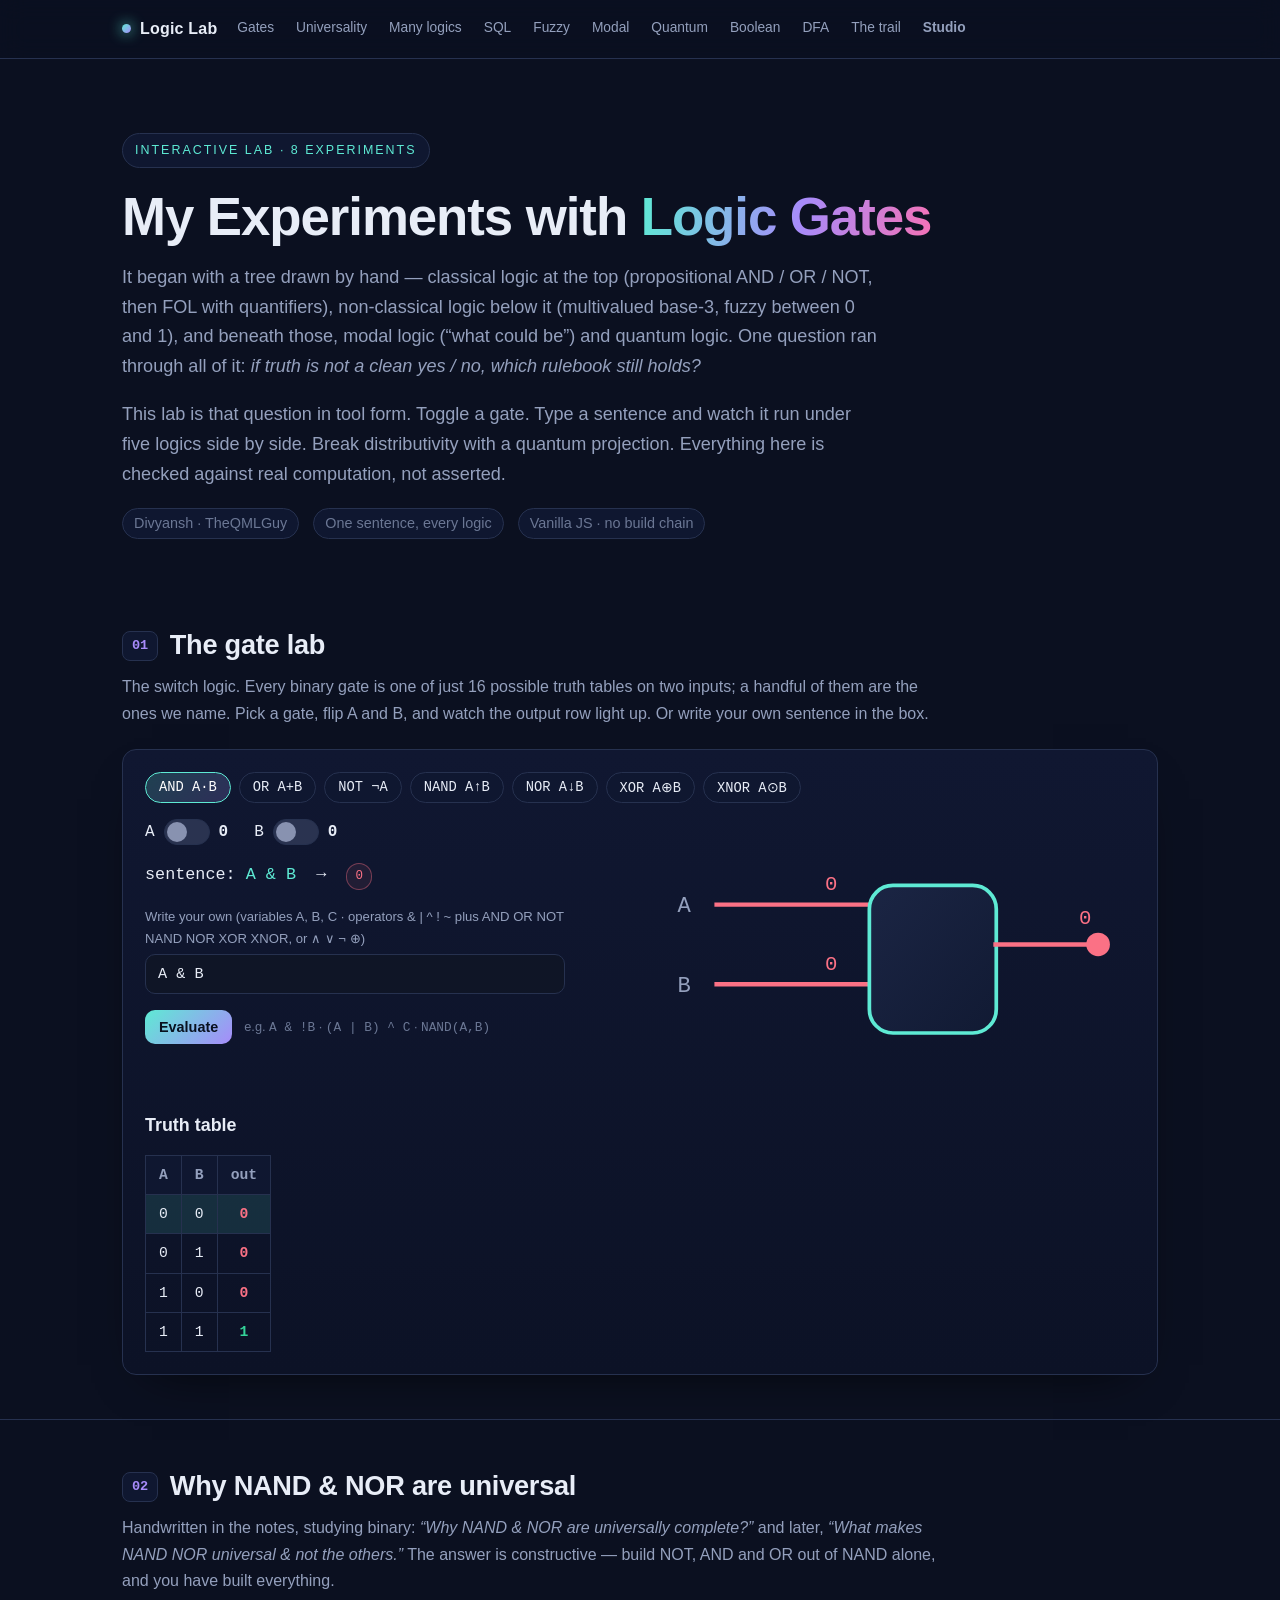
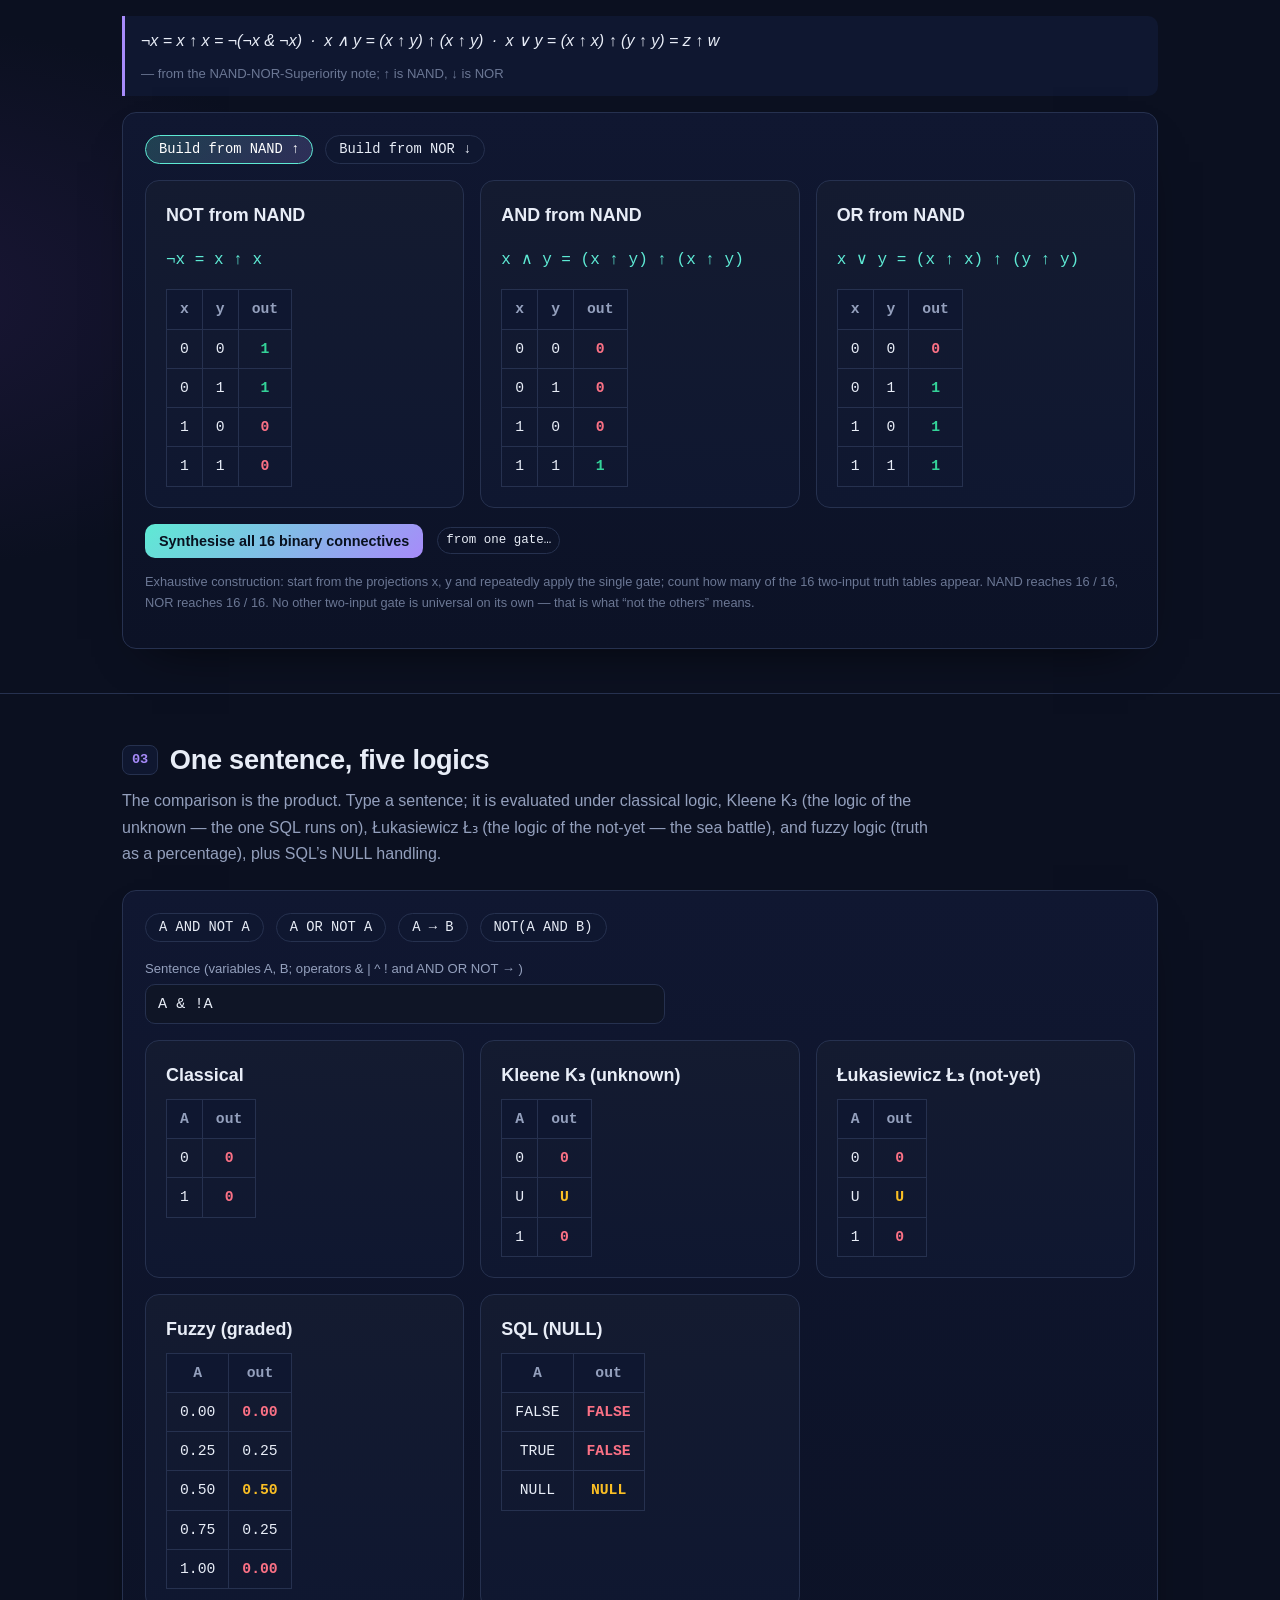
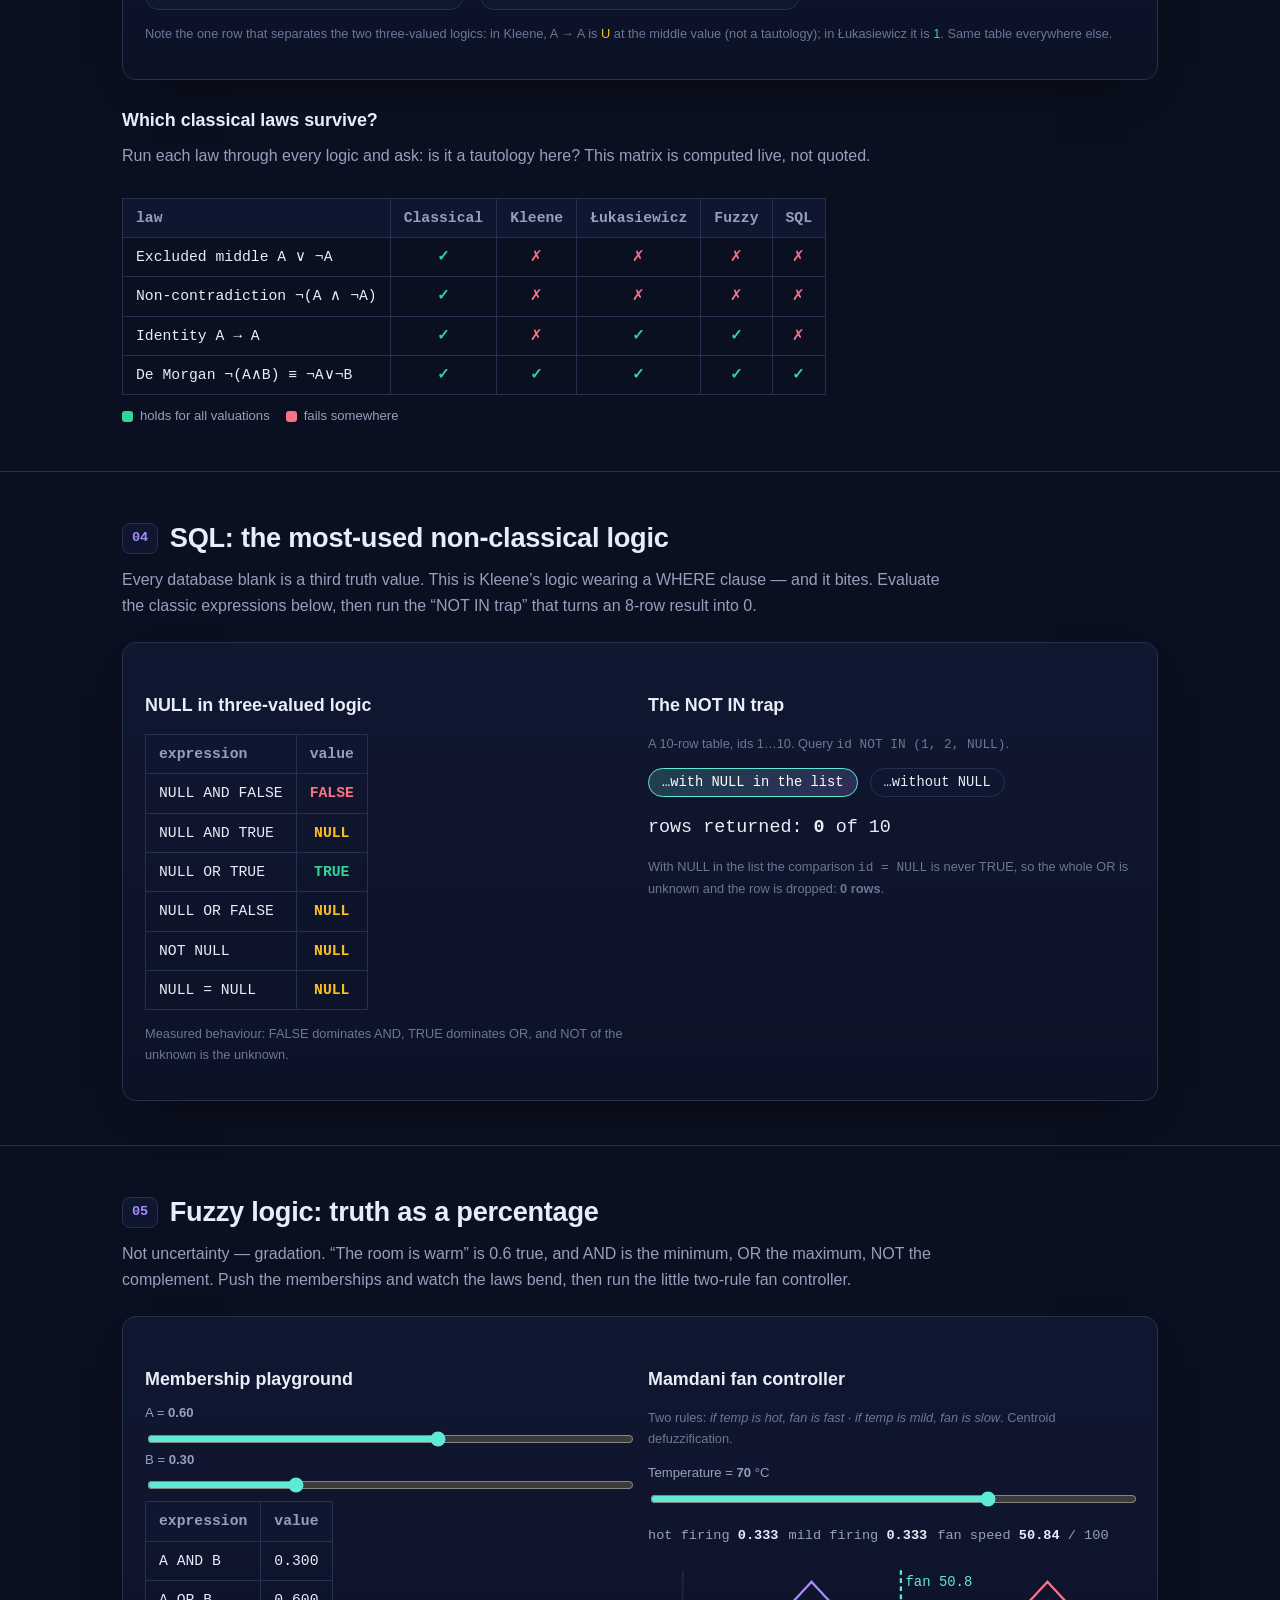
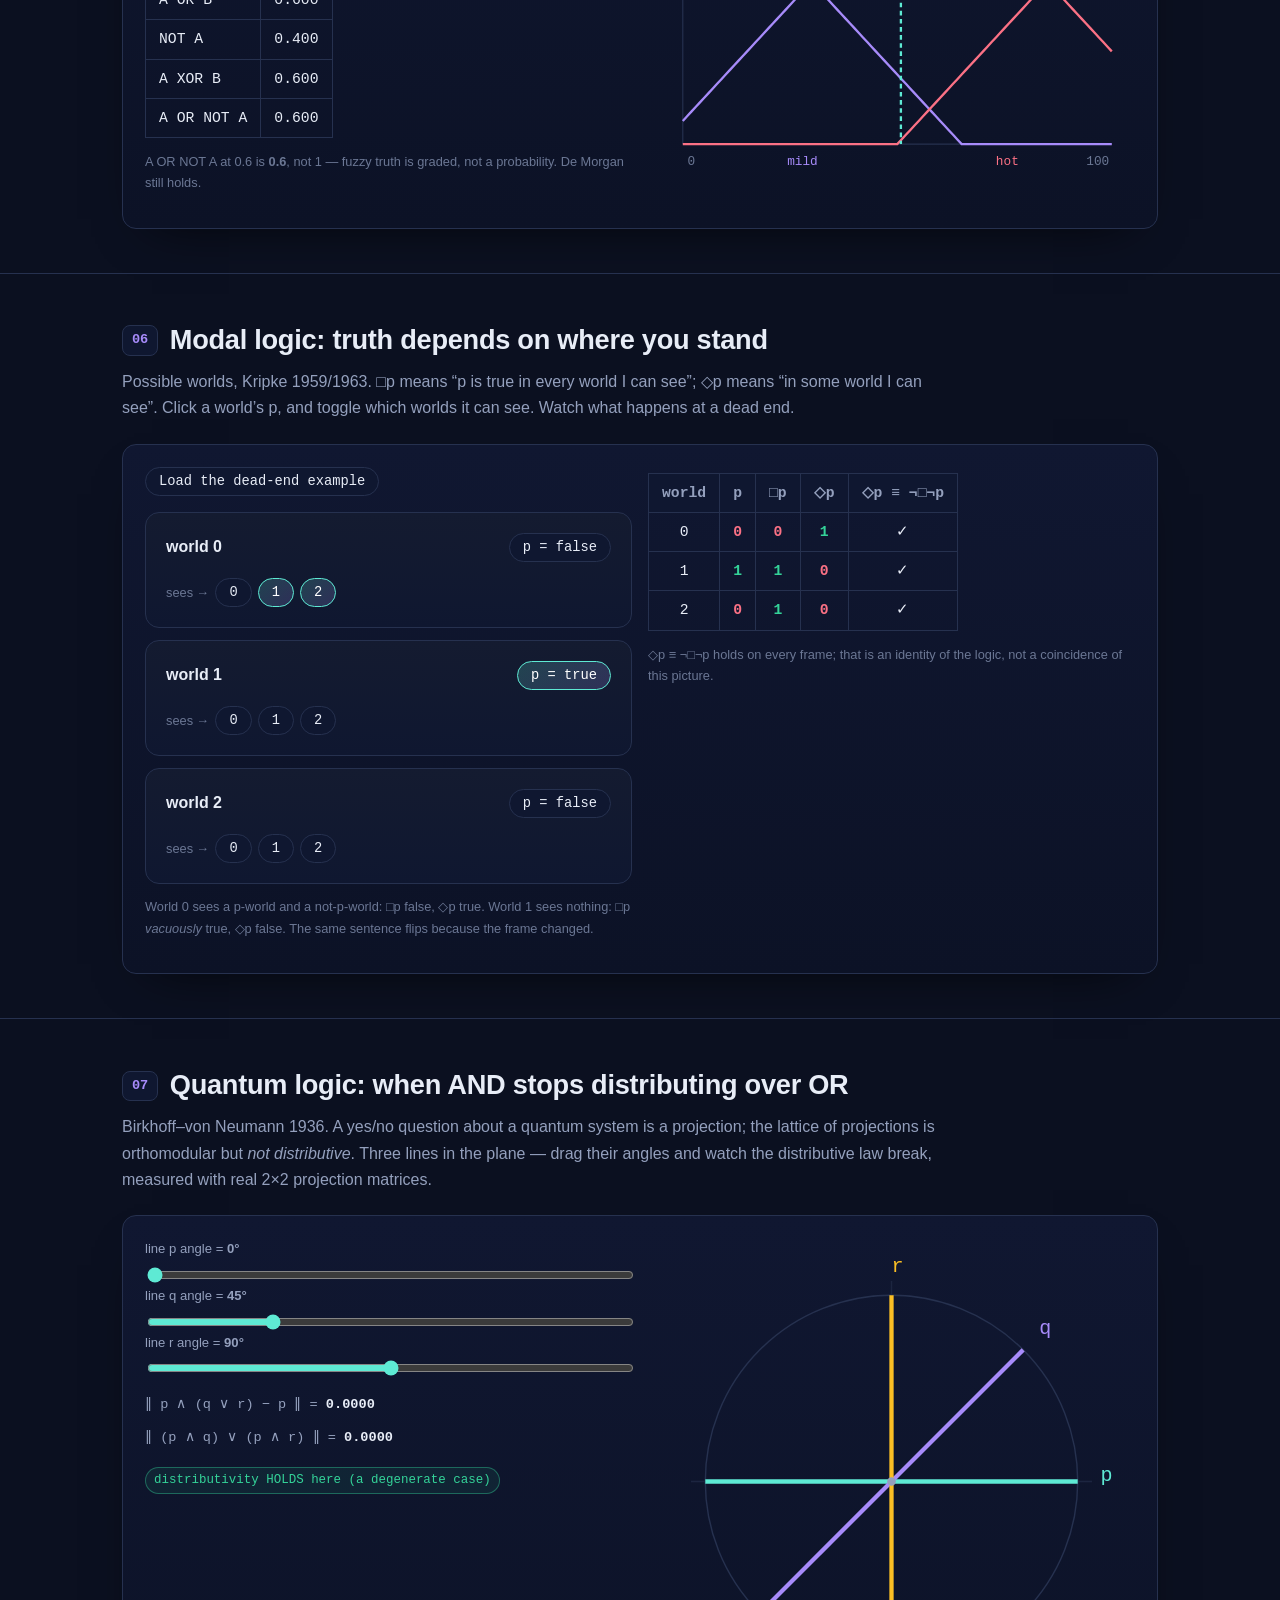
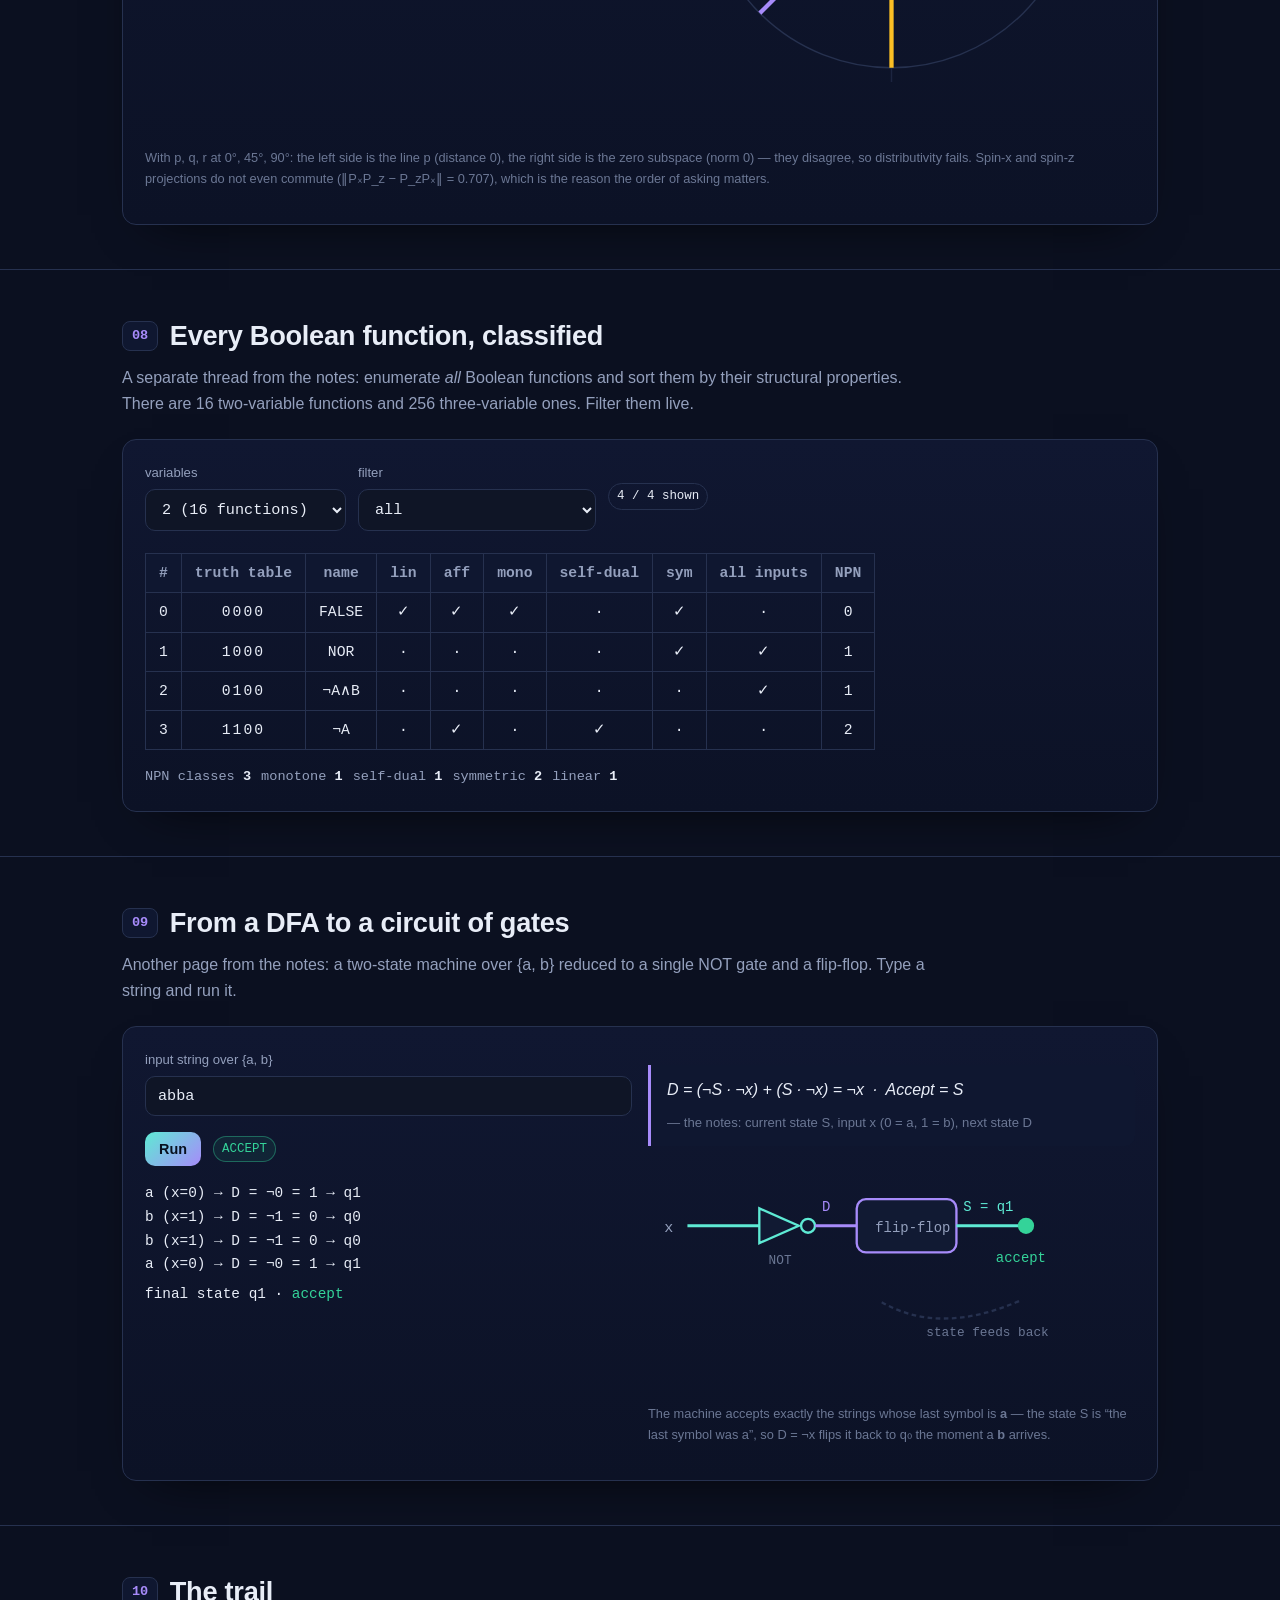
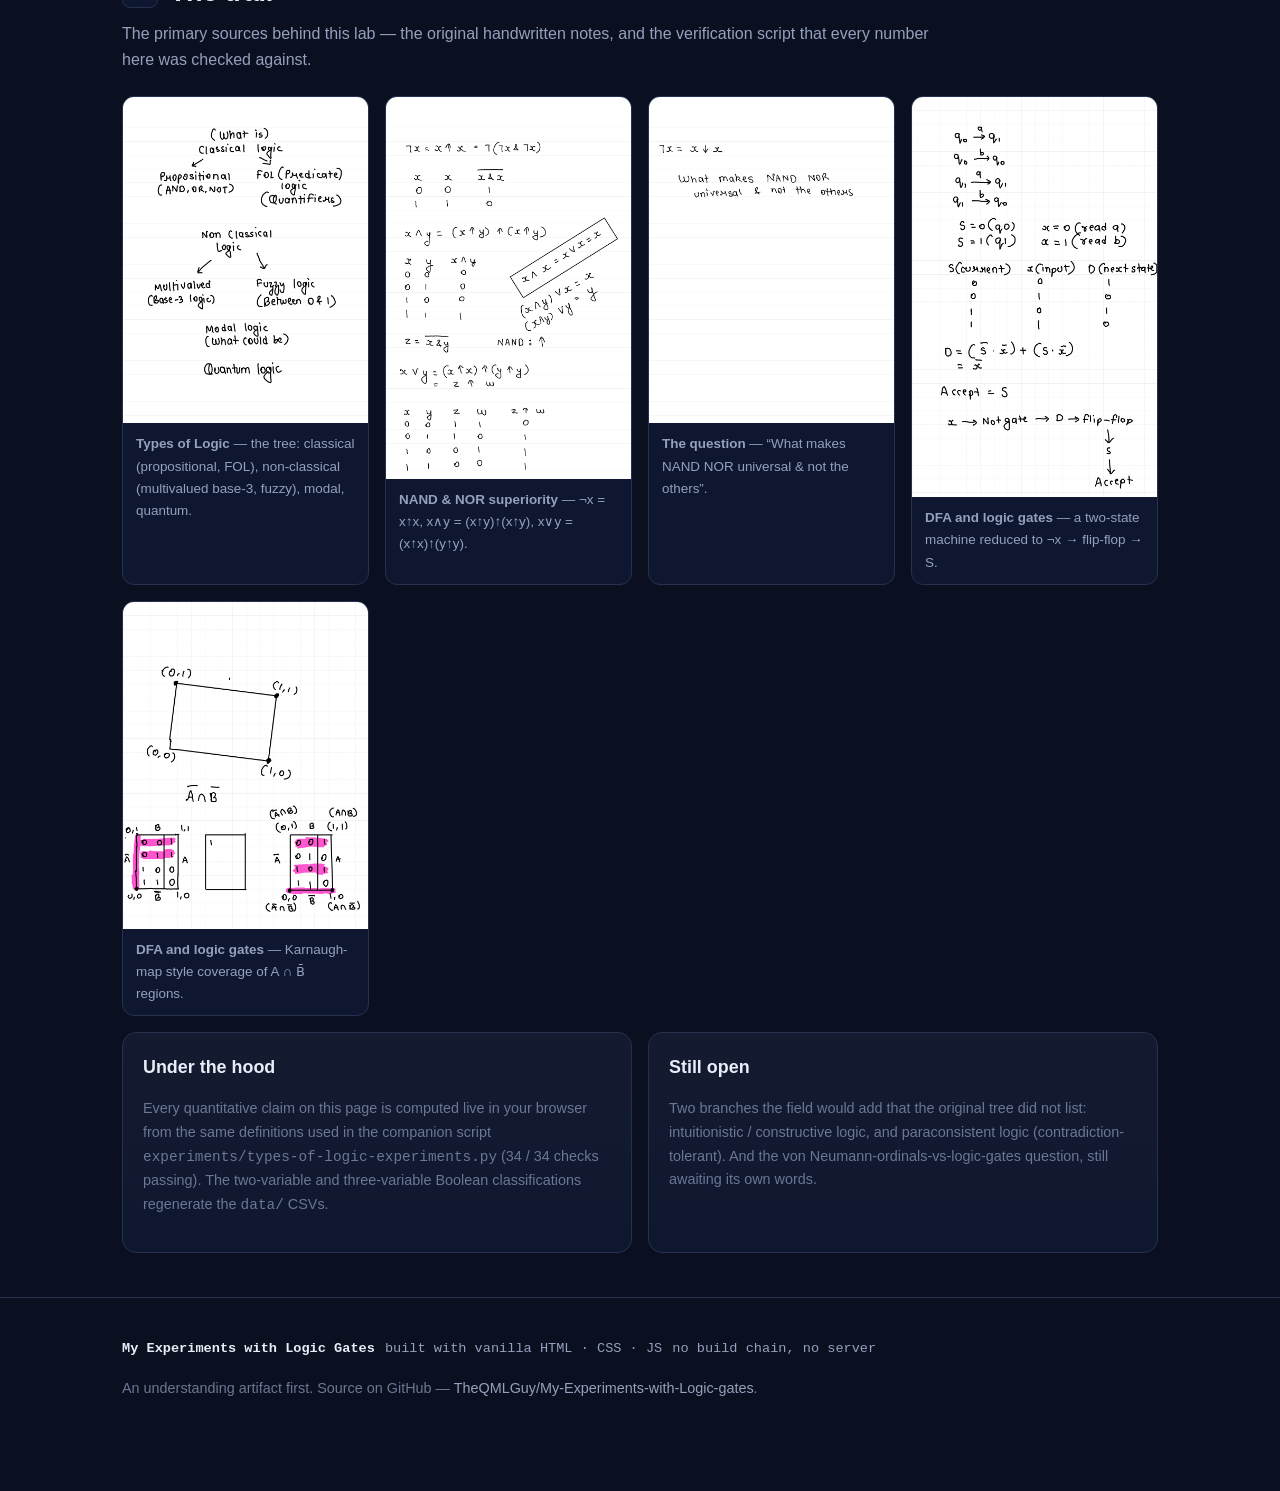
<file: logic-lab.html>
<!DOCTYPE html>
<html lang="en">
<head>
<meta charset="utf-8">
<meta name="viewport" content="width=device-width,initial-scale=1">
<title>My Experiments with Logic Gates — an interactive lab</title>
<meta name="description" content="From a single NAND gate to the many logics truth can travel on: an interactive logic lab by Divyansh.">
<link rel="stylesheet" href="styles.css">
<link rel="icon" href="data:image/svg+xml,<svg xmlns='http://www.w3.org/2000/svg' viewBox='0 0 100 100'><text y='.9em' font-size='90'>🔌</text></svg>">
</head>
<body>

<nav class="top"><div class="wrap">
  <span class="brand"><span class="dot"></span>Logic Lab</span>
  <a class="lnk" href="#gates">Gates</a>
  <a class="lnk" href="#universal">Universality</a>
  <a class="lnk" href="#logics">Many logics</a>
  <a class="lnk" href="#sql">SQL</a>
  <a class="lnk" href="#fuzzy">Fuzzy</a>
  <a class="lnk" href="#modal">Modal</a>
  <a class="lnk" href="#quantum">Quantum</a>
  <a class="lnk" href="#boolean">Boolean</a>
  <a class="lnk" href="#dfa">DFA</a>
  <a class="lnk" href="#trail">The trail</a>
  <a class="lnk" href="studio.html"><b>Studio</b></a>
</div></nav>

<header class="hero"><div class="wrap">
  <span class="kicker">Interactive lab · 8 experiments</span>
  <h1>My Experiments with <span class="grad">Logic Gates</span></h1>
  <p class="lead">It began with a tree drawn by hand — classical logic at the top (propositional AND / OR / NOT, then FOL with quantifiers), non-classical logic below it (multivalued base-3, fuzzy between 0 and 1), and beneath those, modal logic (“what could be”) and quantum logic. One question ran through all of it: <em>if truth is not a clean yes / no, which rulebook still holds?</em></p>
  <p class="lead">This lab is that question in tool form. Toggle a gate. Type a sentence and watch it run under five logics side by side. Break distributivity with a quantum projection. Everything here is checked against real computation, not asserted.</p>
  <div class="byline">
    <span class="pill">Divyansh · TheQMLGuy</span>
    <span class="pill">One sentence, every logic</span>
    <span class="pill">Vanilla JS · no build chain</span>
  </div>
</div></header>

<!-- 1. GATE LAB -->
<section id="gates"><div class="wrap">
  <h2><span class="num">01</span> The gate lab</h2>
  <p class="sec-sub">The switch logic. Every binary gate is one of just 16 possible truth tables on two inputs; a handful of them are the ones we name. Pick a gate, flip A and B, and watch the output row light up. Or write your own sentence in the box.</p>

  <div class="lab">
    <div class="chips" id="gateChips"></div>
    <div class="grid g2 mt">
      <div>
        <div class="row" style="gap:26px">
          <div class="switch"><span>A</span><span class="sw" id="swA"><span class="knob"></span></span><b id="valA">0</b></div>
          <div class="switch"><span>B</span><span class="sw" id="swB"><span class="knob"></span></span><b id="valB">0</b></div>
        </div>
        <div class="mt" style="font-family:var(--mono);font-size:1.05rem">
          sentence: <span id="exprEcho" style="color:var(--teal)">A &amp; B</span>
          &nbsp;→&nbsp; <span id="gateOut" class="badge f">0</span>
        </div>
        <label class="field mt" style="max-width:420px">
          <span>Write your own (variables A, B, C · operators &amp; | ^ ! ~ plus AND OR NOT NAND NOR XOR XNOR, or ∧ ∨ ¬ ⊕)</span>
          <input type="text" id="exprInput" value="A & B" spellcheck="false">
        </label>
        <div class="row mt">
          <button id="exprGo" class="primary">Evaluate</button>
          <span class="tiny">e.g. <code>A &amp; !B</code> · <code>(A | B) ^ C</code> · <code>NAND(A,B)</code></span>
        </div>
        <p id="exprErr" class="tiny" style="color:var(--false);min-height:1.2em"></p>
      </div>
      <div>
        <div id="gateSvg"></div>
      </div>
    </div>
    <h3>Truth table</h3>
    <div class="tblwrap"><table class="tt" id="ttClassic"></table></div>
  </div>
</div></section>

<!-- 2. UNIVERSALITY -->
<section id="universal"><div class="wrap">
  <h2><span class="num">02</span> Why NAND &amp; NOR are universal</h2>
  <p class="sec-sub">Handwritten in the notes, studying binary: <em>“Why NAND &amp; NOR are universally complete?”</em> and later, <em>“What makes NAND NOR universal &amp; not the others.”</em> The answer is constructive — build NOT, AND and OR out of NAND alone, and you have built everything.</p>

  <div class="quote">¬x = x ↑ x = ¬(¬x &amp; ¬x) &nbsp;·&nbsp; x ∧ y = (x ↑ y) ↑ (x ↑ y) &nbsp;·&nbsp; x ∨ y = (x ↑ x) ↑ (y ↑ y) = z ↑ w
    <span class="who">— from the NAND-NOR-Superiority note; ↑ is NAND, ↓ is NOR</span></div>

  <div class="lab">
    <div class="row">
      <button class="chip on" data-base="nand">Build from NAND ↑</button>
      <button class="chip" data-base="nor">Build from NOR ↓</button>
    </div>
    <div class="grid g2 mt" id="univCards"></div>
    <div class="mt row" style="align-items:center;gap:14px">
      <button id="synthBtn" class="primary">Synthesise all 16 binary connectives</button>
      <span class="badge" id="synthOut">from one gate…</span>
    </div>
    <p class="tiny">Exhaustive construction: start from the projections x, y and repeatedly apply the single gate; count how many of the 16 two-input truth tables appear. NAND reaches 16 / 16, NOR reaches 16 / 16. No other two-input gate is universal on its own — that is what “not the others” means.</p>
  </div>
</div></section>

<!-- 3. MANY LOGICS -->
<section id="logics"><div class="wrap">
  <h2><span class="num">03</span> One sentence, five logics</h2>
  <p class="sec-sub">The comparison is the product. Type a sentence; it is evaluated under classical logic, Kleene K₃ (the logic of the unknown — the one SQL runs on), Łukasiewicz Ł₃ (the logic of the not-yet — the sea battle), and fuzzy logic (truth as a percentage), plus SQL’s NULL handling.</p>

  <div class="lab">
    <div class="row">
      <button class="chip" data-sent="A & !A">A AND NOT A</button>
      <button class="chip" data-sent="A | !A">A OR NOT A</button>
      <button class="chip" data-sent="!A | B">A → B</button>
      <button class="chip" data-sent="!(A & B)">NOT(A AND B)</button>
    </div>
    <label class="field mt" style="max-width:520px">
      <span>Sentence (variables A, B; operators &amp; | ^ ! and AND OR NOT → )</span>
      <input type="text" id="mlExpr" value="A &amp; !A" spellcheck="false">
    </label>
    <div class="grid g2 mt" id="mlTables"></div>
    <p class="tiny">Note the one row that separates the two three-valued logics: in Kleene, A → A is <span class="vu">U</span> at the middle value (not a tautology); in Łukasiewicz it is <span class="v1">1</span>. Same table everywhere else.</p>
  </div>

  <h3>Which classical laws survive?</h3>
  <p class="sec-sub">Run each law through every logic and ask: is it a tautology here? This matrix is computed live, not quoted.</p>
  <div class="tblwrap"><table class="tt matrix" id="lawMatrix"></table></div>
  <div class="legend">
    <span><span class="swatch" style="background:var(--true)"></span>holds for all valuations</span>
    <span><span class="swatch" style="background:var(--false)"></span>fails somewhere</span>
  </div>
</div></section>

<!-- 4. SQL -->
<section id="sql"><div class="wrap">
  <h2><span class="num">04</span> SQL: the most-used non-classical logic</h2>
  <p class="sec-sub">Every database blank is a third truth value. This is Kleene’s logic wearing a WHERE clause — and it bites. Evaluate the classic expressions below, then run the “NOT IN trap” that turns an 8-row result into 0.</p>

  <div class="lab">
    <div class="grid g2">
      <div>
        <h3>NULL in three-valued logic</h3>
        <div class="tblwrap"><table class="tt" id="sqlTable"></table></div>
        <p class="tiny">Measured behaviour: FALSE dominates AND, TRUE dominates OR, and NOT of the unknown is the unknown.</p>
      </div>
      <div>
        <h3>The NOT IN trap</h3>
        <p class="tiny">A 10-row table, ids 1…10. Query <code>id NOT IN (1, 2, NULL)</code>.</p>
        <div class="row">
          <button class="chip on" data-notin="null">…with NULL in the list</button>
          <button class="chip" data-notin="plain">…without NULL</button>
        </div>
        <div class="mt" style="font-family:var(--mono);font-size:1.15rem">
          rows returned: <b id="notinOut">0</b> of 10
        </div>
        <p class="tiny" id="notinMsg"></p>
      </div>
    </div>
  </div>
</div></section>

<!-- 5. FUZZY -->
<section id="fuzzy"><div class="wrap">
  <h2><span class="num">05</span> Fuzzy logic: truth as a percentage</h2>
  <p class="sec-sub">Not uncertainty — gradation. “The room is warm” is 0.6 true, and AND is the minimum, OR the maximum, NOT the complement. Push the memberships and watch the laws bend, then run the little two-rule fan controller.</p>

  <div class="lab">
    <div class="grid g2">
      <div>
        <h3>Membership playground</h3>
        <label class="field"><span>A = <b id="faVal">0.60</b></span><input type="range" id="fa" min="0" max="1" step="0.01" value="0.6"></label>
        <label class="field"><span>B = <b id="fbVal">0.30</b></span><input type="range" id="fb" min="0" max="1" step="0.01" value="0.3"></label>
        <div class="tblwrap"><table class="tt" id="fuzzyTable"></table></div>
        <p class="tiny">A OR NOT A at 0.6 is <b>0.6</b>, not 1 — fuzzy truth is graded, not a probability. De Morgan still holds.</p>
      </div>
      <div>
        <h3>Mamdani fan controller</h3>
        <p class="tiny">Two rules: <em>if temp is hot, fan is fast</em> · <em>if temp is mild, fan is slow</em>. Centroid defuzzification.</p>
        <label class="field"><span>Temperature = <b id="tempVal">70</b> °C</span><input type="range" id="temp" min="0" max="100" step="1" value="70"></label>
        <div class="kv mt">
          <span>hot firing <b id="hotFire">0.33</b></span>
          <span>mild firing <b id="mildFire">0.33</b></span>
          <span>fan speed <b id="fanOut">—</b> / 100</span>
        </div>
        <svg id="fanSvg" viewBox="0 0 420 200" width="420"></svg>
      </div>
    </div>
  </div>
</div></section>

<!-- 6. MODAL -->
<section id="modal"><div class="wrap">
  <h2><span class="num">06</span> Modal logic: truth depends on where you stand</h2>
  <p class="sec-sub">Possible worlds, Kripke 1959/1963. □p means “p is true in every world I can see”; ◇p means “in some world I can see”. Click a world’s p, and toggle which worlds it can see. Watch what happens at a dead end.</p>

  <div class="lab">
    <div class="grid g2">
      <div>
        <div class="row">
          <button class="chip" id="modalPreset">Load the dead-end example</button>
        </div>
        <div id="worldsBox" class="mt"></div>
        <p class="tiny">World 0 sees a p-world and a not-p-world: □p false, ◇p true. World 1 sees nothing: □p <em>vacuously</em> true, ◇p false. The same sentence flips because the frame changed.</p>
      </div>
      <div>
        <div class="tblwrap"><table class="tt" id="modalTable"></table></div>
        <p class="tiny">◇p ≡ ¬□¬p holds on every frame; that is an identity of the logic, not a coincidence of this picture.</p>
      </div>
    </div>
  </div>
</div></section>

<!-- 7. QUANTUM -->
<section id="quantum"><div class="wrap">
  <h2><span class="num">07</span> Quantum logic: when AND stops distributing over OR</h2>
  <p class="sec-sub">Birkhoff–von Neumann 1936. A yes/no question about a quantum system is a projection; the lattice of projections is orthomodular but <em>not distributive</em>. Three lines in the plane — drag their angles and watch the distributive law break, measured with real 2×2 projection matrices.</p>

  <div class="lab">
    <div class="grid g2">
      <div>
        <label class="field"><span>line p angle = <b id="angP">0°</b></span><input type="range" id="pAng" min="0" max="180" step="1" value="0"></label>
        <label class="field"><span>line q angle = <b id="angQ">45°</b></span><input type="range" id="qAng" min="0" max="180" step="1" value="45"></label>
        <label class="field"><span>line r angle = <b id="angR">90°</b></span><input type="range" id="rAng" min="0" max="180" step="1" value="90"></label>
        <div class="kv mt">
          <span>‖ p ∧ (q ∨ r) − p ‖ = <b id="qLhs">—</b></span>
          <span>‖ (p ∧ q) ∨ (p ∧ r) ‖ = <b id="qRhs">—</b></span>
        </div>
        <div class="mt"><span class="badge" id="qVerdict">—</span></div>
      </div>
      <div><svg id="qSvg" viewBox="0 0 340 340" width="340"></svg></div>
    </div>
    <p class="tiny">With p, q, r at 0°, 45°, 90°: the left side is the line p (distance 0), the right side is the zero subspace (norm 0) — they disagree, so distributivity fails. Spin-x and spin-z projections do not even commute (‖PₓP_z − P_zPₓ‖ = 0.707), which is the reason the order of asking matters.</p>
  </div>
</div></section>

<!-- 8. BOOLEAN EXPLORER -->
<section id="boolean"><div class="wrap">
  <h2><span class="num">08</span> Every Boolean function, classified</h2>
  <p class="sec-sub">A separate thread from the notes: enumerate <em>all</em> Boolean functions and sort them by their structural properties. There are 16 two-variable functions and 256 three-variable ones. Filter them live.</p>

  <div class="lab">
    <div class="row">
      <label class="field"><span>variables</span>
        <select id="bfN"><option value="2">2 (16 functions)</option><option value="3">3 (256 functions)</option></select>
      </label>
      <label class="field"><span>filter</span>
        <select id="bfFilter">
          <option value="all">all</option>
          <option value="linear">linear</option>
          <option value="affine">affine</option>
          <option value="monotone">monotone</option>
          <option value="selfdual">self-dual</option>
          <option value="symmetric">symmetric</option>
          <option value="dependsall">depends on all inputs</option>
        </select>
      </label>
      <span class="badge" id="bfCount">—</span>
    </div>
    <div class="tblwrap mt"><table class="tt" id="bfTable"></table></div>
    <div class="kv mt" id="bfStats"></div>
  </div>
</div></section>

<!-- 9. DFA -->
<section id="dfa"><div class="wrap">
  <h2><span class="num">09</span> From a DFA to a circuit of gates</h2>
  <p class="sec-sub">Another page from the notes: a two-state machine over {a, b} reduced to a single NOT gate and a flip-flop. Type a string and run it.</p>

  <div class="lab">
    <div class="grid g2">
      <div>
        <label class="field"><span>input string over {a, b}</span>
          <input type="text" id="dfaIn" value="abba" spellcheck="false"></label>
        <div class="row mt"><button class="primary" id="dfaRun">Run</button>
          <span class="badge" id="dfaVerdict">—</span></div>
        <div id="dfaTrace" class="mt mono" style="font-size:.9rem"></div>
      </div>
      <div>
        <div class="quote">D = (¬S · ¬x) + (S · ¬x) = ¬x &nbsp;·&nbsp; Accept = S
          <span class="who">— the notes: current state S, input x (0 = a, 1 = b), next state D</span></div>
        <svg id="dfaSvg" viewBox="0 0 420 190" width="420"></svg>
        <p class="tiny">The machine accepts exactly the strings whose last symbol is <b>a</b> — the state S is “the last symbol was a”, so D = ¬x flips it back to q₀ the moment a <b>b</b> arrives.</p>
      </div>
    </div>
  </div>
</div></section>

<!-- 10. TRAIL -->
<section id="trail"><div class="wrap">
  <h2><span class="num">10</span> The trail</h2>
  <p class="sec-sub">The primary sources behind this lab — the original handwritten notes, and the verification script that every number here was checked against.</p>

  <div class="gallery">
    <figure class="note"><img src="assets/notes/types-of-logic.png" alt="Handwritten tree of the types of logic"><figcaption><b>Types of Logic</b> — the tree: classical (propositional, FOL), non-classical (multivalued base-3, fuzzy), modal, quantum.</figcaption></figure>
    <figure class="note"><img src="assets/notes/nand-nor-0.png" alt="NAND derivations"><figcaption><b>NAND &amp; NOR superiority</b> — ¬x = x↑x, x∧y = (x↑y)↑(x↑y), x∨y = (x↑x)↑(y↑y).</figcaption></figure>
    <figure class="note"><img src="assets/notes/nand-nor-1.png" alt="The question"><figcaption><b>The question</b> — “What makes NAND NOR universal &amp; not the others”.</figcaption></figure>
    <figure class="note"><img src="assets/notes/dfa-0.png" alt="DFA to circuit"><figcaption><b>DFA and logic gates</b> — a two-state machine reduced to ¬x → flip-flop → S.</figcaption></figure>
    <figure class="note"><img src="assets/notes/dfa-1.png" alt="Karnaugh maps"><figcaption><b>DFA and logic gates</b> — Karnaugh-map style coverage of A ∩ B̄ regions.</figcaption></figure>
  </div>

  <div class="grid g2 mt">
    <div class="card">
      <h3>Under the hood</h3>
      <p class="note">Every quantitative claim on this page is computed live in your browser from the same definitions used in the companion script <code>experiments/types-of-logic-experiments.py</code> (34 / 34 checks passing). The two-variable and three-variable Boolean classifications regenerate the <code>data/</code> CSVs.</p>
    </div>
    <div class="card">
      <h3>Still open</h3>
      <p class="note">Two branches the field would add that the original tree did not list: intuitionistic / constructive logic, and paraconsistent logic (contradiction-tolerant). And the von Neumann-ordinals-vs-logic-gates question, still awaiting its own words.</p>
    </div>
  </div>
</div></section>

<footer><div class="wrap">
  <div class="kv">
    <span><b>My Experiments with Logic Gates</b></span>
    <span>built with vanilla HTML · CSS · JS</span>
    <span>no build chain, no server</span>
  </div>
  <p class="note mt">An understanding artifact first. Source on GitHub — <a href="https://github.com/TheQMLGuy/My-Experiments-with-Logic-gates">TheQMLGuy/My-Experiments-with-Logic-gates</a>.</p>
</div></footer>

<script src="app.js"></script>
</body>
</html>
</file>
<file: styles.css>
:root{
  --bg:#0b1020; --bg2:#0f1526; --panel:#141b30; --panel2:#0f1730;
  --line:#26314f; --ink:#e8edf7; --muted:#94a0bd; --dim:#6b7794;
  --teal:#5eead4; --violet:#a78bfa; --warm:#fbbf24; --pink:#f472b6;
  --true:#34d399; --false:#fb7185; --unk:#fbbf24;
  --mono:"SFMono-Regular",ui-monospace,"JetBrains Mono",Menlo,Consolas,monospace;
  --sans:"Inter",-apple-system,BlinkMacSystemFont,"Segoe UI",Roboto,Helvetica,Arial,sans-serif;
  --rad:14px; --maxw:1080px;
}
*{box-sizing:border-box}
html{scroll-behavior:smooth}
body{
  margin:0;background:radial-gradient(1200px 600px at 80% -10%,#16224a 0%,transparent 60%),
  radial-gradient(900px 500px at -10% 20%,#1a1636 0%,transparent 55%),var(--bg);
  color:var(--ink);font-family:var(--sans);line-height:1.65;-webkit-font-smoothing:antialiased;
}
a{color:var(--teal);text-decoration:none}
a:hover{text-decoration:underline}
.wrap{max-width:var(--maxw);margin:0 auto;padding:0 22px}
code,kbd,.mono{font-family:var(--mono)}
kbd{background:var(--panel2);border:1px solid var(--line);border-radius:6px;padding:1px 6px;font-size:.85em}

/* nav */
nav.top{position:sticky;top:0;z-index:50;backdrop-filter:blur(12px);
  background:rgba(11,16,32,.72);border-bottom:1px solid var(--line)}
nav.top .wrap{display:flex;align-items:center;gap:18px;height:58px;overflow-x:auto}
nav.top .brand{font-weight:700;letter-spacing:.2px;white-space:nowrap;display:flex;gap:9px;align-items:center}
nav.top .brand .dot{width:9px;height:9px;border-radius:50%;background:linear-gradient(135deg,var(--teal),var(--violet));box-shadow:0 0 14px var(--teal)}
nav.top a.lnk{color:var(--muted);font-size:.86rem;white-space:nowrap;padding:4px 2px;border-bottom:2px solid transparent}
nav.top a.lnk:hover{color:var(--ink);text-decoration:none;border-color:var(--violet)}

/* hero */
header.hero{padding:74px 0 40px}
.hero .kicker{display:inline-flex;align-items:center;gap:8px;font-size:.78rem;letter-spacing:.16em;
  text-transform:uppercase;color:var(--teal);border:1px solid var(--line);background:var(--panel2);
  padding:6px 12px;border-radius:999px}
.hero h1{font-size:clamp(2rem,5vw,3.3rem);line-height:1.08;margin:20px 0 12px;letter-spacing:-.02em}
.hero h1 .grad{background:linear-gradient(100deg,var(--teal),var(--violet) 55%,var(--pink));
  -webkit-background-clip:text;background-clip:text;-webkit-text-fill-color:transparent}
.hero p.lead{font-size:1.13rem;color:var(--muted);max-width:760px}
.byline{color:var(--dim);font-size:.9rem;margin-top:18px;display:flex;gap:14px;flex-wrap:wrap;align-items:center}
.byline .pill{border:1px solid var(--line);border-radius:999px;padding:3px 11px;background:var(--panel2)}

/* sections */
section{padding:44px 0;border-top:1px solid var(--line)}
section:first-of-type{border-top:0}
h2{font-size:1.7rem;margin:0 0 6px;letter-spacing:-.01em;display:flex;align-items:center;gap:12px}
h2 .num{font-family:var(--mono);font-size:.85rem;color:var(--violet);border:1px solid var(--line);
  border-radius:8px;padding:3px 9px;background:var(--panel2)}
h3{font-size:1.12rem;margin:26px 0 8px}
p{color:#cbd4e8}
.sec-sub{color:var(--muted);max-width:820px;margin:0 0 22px}
.note{color:var(--dim);font-size:.9rem}
.quote{border-left:3px solid var(--violet);background:var(--panel2);padding:12px 16px;border-radius:0 10px 10px 0;
  color:var(--ink);font-style:italic;margin:16px 0}
.quote .who{display:block;font-style:normal;color:var(--dim);font-size:.82rem;margin-top:8px}

/* cards / grid */
.grid{display:grid;gap:16px}
.g2{grid-template-columns:repeat(auto-fit,minmax(300px,1fr))}
.g3{grid-template-columns:repeat(auto-fit,minmax(230px,1fr))}
.card{background:linear-gradient(180deg,var(--panel),var(--panel2));border:1px solid var(--line);
  border-radius:var(--rad);padding:20px}
.card h3{margin-top:0}
.lab{background:linear-gradient(180deg,#101731,#0c1226);border:1px solid var(--line);border-radius:var(--rad);
  padding:22px;box-shadow:0 20px 50px -30px rgba(0,0,0,.9)}

/* controls */
.row{display:flex;gap:12px;flex-wrap:wrap;align-items:center}
label.field{display:flex;flex-direction:column;gap:5px;font-size:.82rem;color:var(--muted)}
input[type=text],select,textarea{background:var(--bg2);border:1px solid var(--line);color:var(--ink);
  border-radius:10px;padding:10px 12px;font-family:var(--mono);font-size:.95rem;outline:none;min-width:120px}
input[type=text]:focus,select:focus,textarea:focus{border-color:var(--violet);box-shadow:0 0 0 3px rgba(167,139,250,.15)}
textarea{width:100%;min-height:64px;resize:vertical}
input[type=range]{accent-color:var(--teal);width:100%}
button{cursor:pointer;background:var(--panel);border:1px solid var(--line);color:var(--ink);
  border-radius:10px;padding:9px 14px;font-family:var(--sans);font-size:.9rem;transition:.15s}
button:hover{border-color:var(--violet);background:#1a2240}
button.on{background:linear-gradient(135deg,rgba(94,234,212,.18),rgba(167,139,250,.18));
  border-color:var(--teal);color:#fff}
button.primary{background:linear-gradient(135deg,var(--teal),var(--violet));color:#08111f;font-weight:700;border:0}
.chips{display:flex;gap:8px;flex-wrap:wrap}
.chip{border:1px solid var(--line);background:var(--panel2);border-radius:999px;padding:6px 13px;font-family:var(--mono);
  font-size:.86rem;cursor:pointer;transition:.15s}
.chip:hover{border-color:var(--teal)}
.chip.on{background:linear-gradient(135deg,rgba(94,234,212,.2),rgba(167,139,250,.2));border-color:var(--teal);color:#fff}

/* tables */
table.tt{border-collapse:collapse;font-family:var(--mono);font-size:.92rem;margin-top:6px}
table.tt th,table.tt td{border:1px solid var(--line);padding:7px 13px;text-align:center}
table.tt th{background:var(--panel2);color:var(--muted);font-weight:600}
table.tt tr.hot td{background:rgba(94,234,212,.12)}
table.tt td.out1{color:var(--true);font-weight:700}
table.tt td.out0{color:var(--false);font-weight:700}
table.tt td.outu{color:var(--unk);font-weight:700}
.tblwrap{overflow-x:auto}

/* toggle switches for inputs */
.switch{display:inline-flex;align-items:center;gap:9px;font-family:var(--mono)}
.sw{width:46px;height:26px;border-radius:999px;background:#2a3350;position:relative;cursor:pointer;transition:.2s;border:1px solid var(--line)}
.sw .knob{position:absolute;top:2px;left:2px;width:20px;height:20px;border-radius:50%;background:#8892b0;transition:.2s}
.sw.on{background:linear-gradient(135deg,var(--teal),var(--violet))}
.sw.on .knob{left:22px;background:#08111f}

/* values */
.v1{color:var(--true)} .v0{color:var(--false)} .vu{color:var(--unk)}
.badge{display:inline-block;font-family:var(--mono);font-size:.78rem;padding:2px 8px;border-radius:999px;border:1px solid var(--line)}
.badge.t{color:var(--true);border-color:rgba(52,211,153,.4);background:rgba(52,211,153,.08)}
.badge.f{color:var(--false);border-color:rgba(251,113,133,.4);background:rgba(251,113,133,.08)}
.badge.u{color:var(--unk);border-color:rgba(251,191,36,.4);background:rgba(251,191,36,.08)}
.matrix td{font-family:var(--mono);text-align:center;padding:8px 12px;border:1px solid var(--line)}
.matrix .yes{color:var(--true);font-weight:700}
.matrix .no{color:var(--false)}
svg{max-width:100%;height:auto}

/* notes gallery */
.gallery{display:grid;gap:16px;grid-template-columns:repeat(auto-fit,minmax(220px,1fr))}
figure.note{margin:0;background:var(--panel2);border:1px solid var(--line);border-radius:12px;overflow:hidden}
figure.note img{width:100%;display:block;background:#f7f4ec}
figure.note figcaption{padding:10px 13px;font-size:.84rem;color:var(--muted)}

footer{padding:40px 0 70px;color:var(--dim);font-size:.88rem;border-top:1px solid var(--line)}
footer a{color:var(--muted)}
.kv{display:flex;gap:10px;flex-wrap:wrap;font-family:var(--mono);font-size:.85rem;color:var(--muted)}
.kv b{color:var(--ink);font-weight:600}
.mt{margin-top:16px}
.tiny{font-size:.8rem;color:var(--dim)}
.legend{display:flex;gap:16px;flex-wrap:wrap;font-size:.82rem;color:var(--muted);margin-top:10px}
.legend span{display:inline-flex;gap:7px;align-items:center}
.swatch{width:11px;height:11px;border-radius:3px;display:inline-block}
</file>
